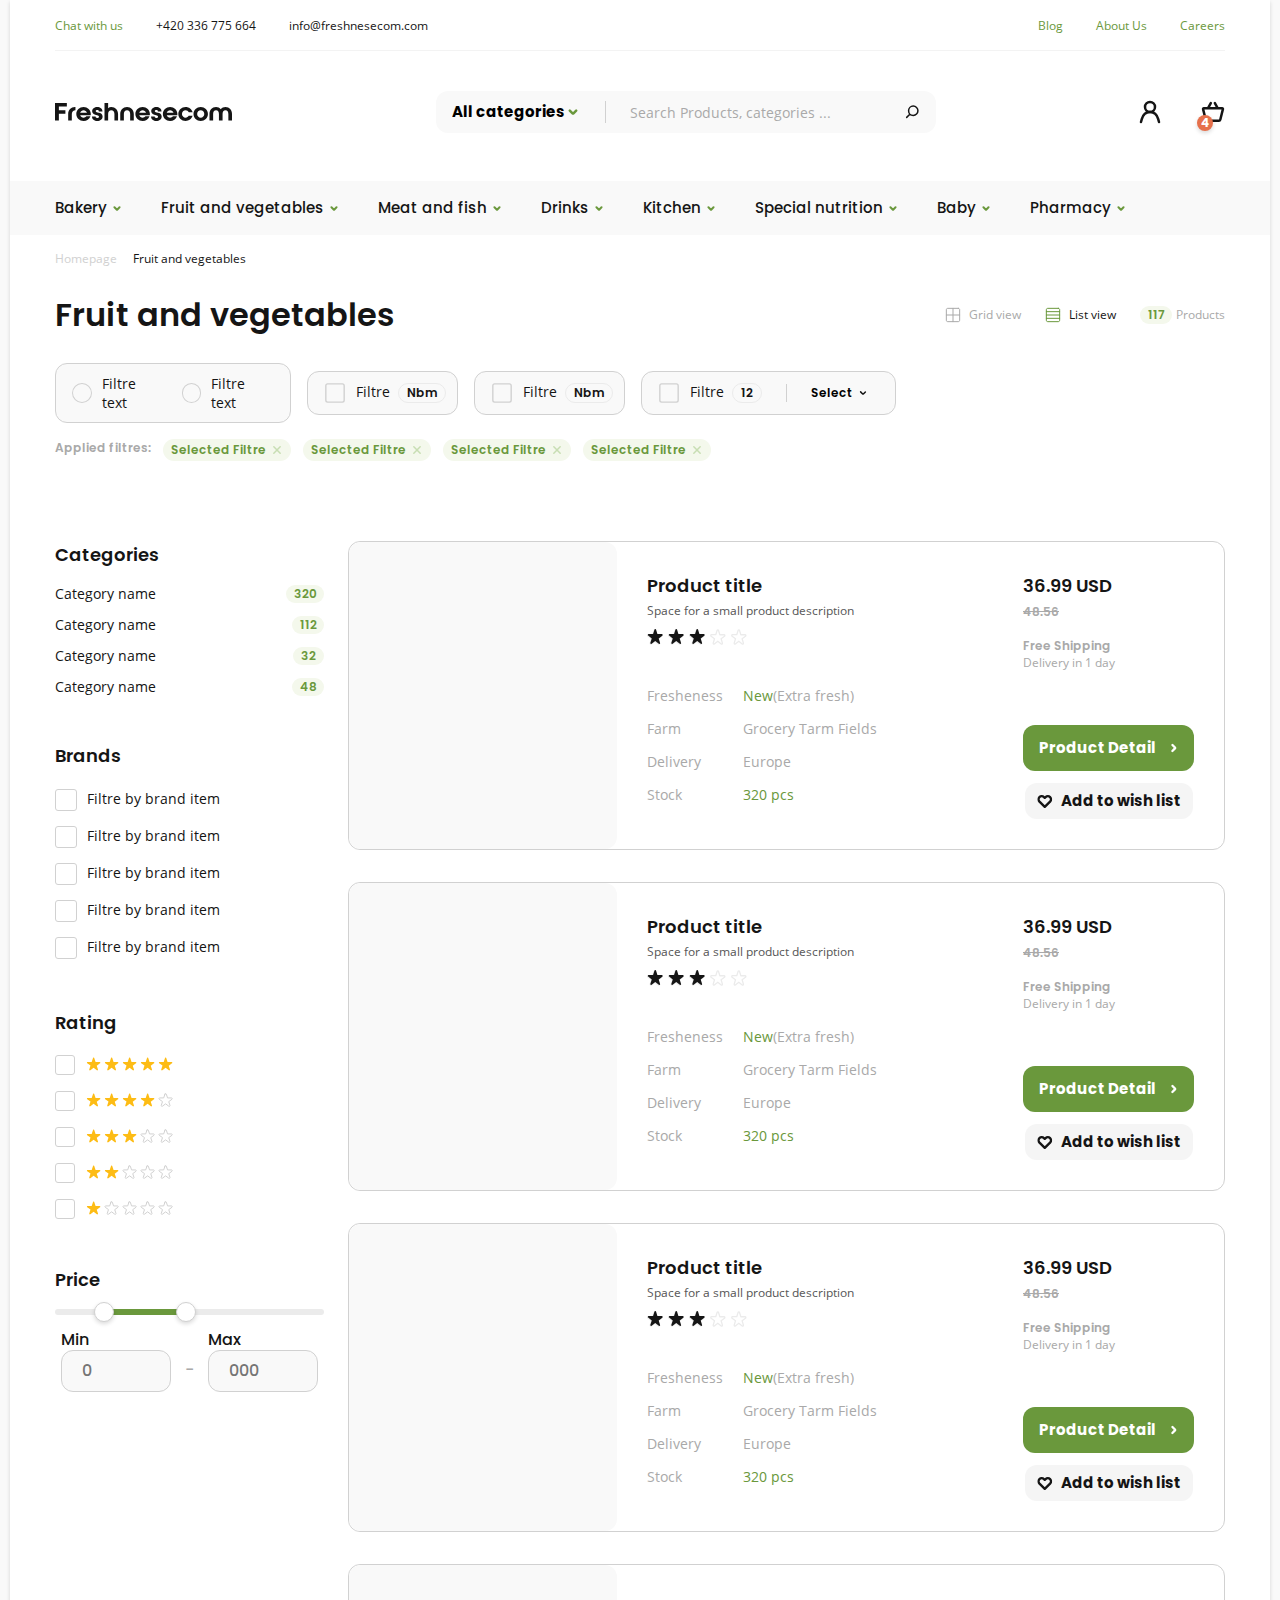
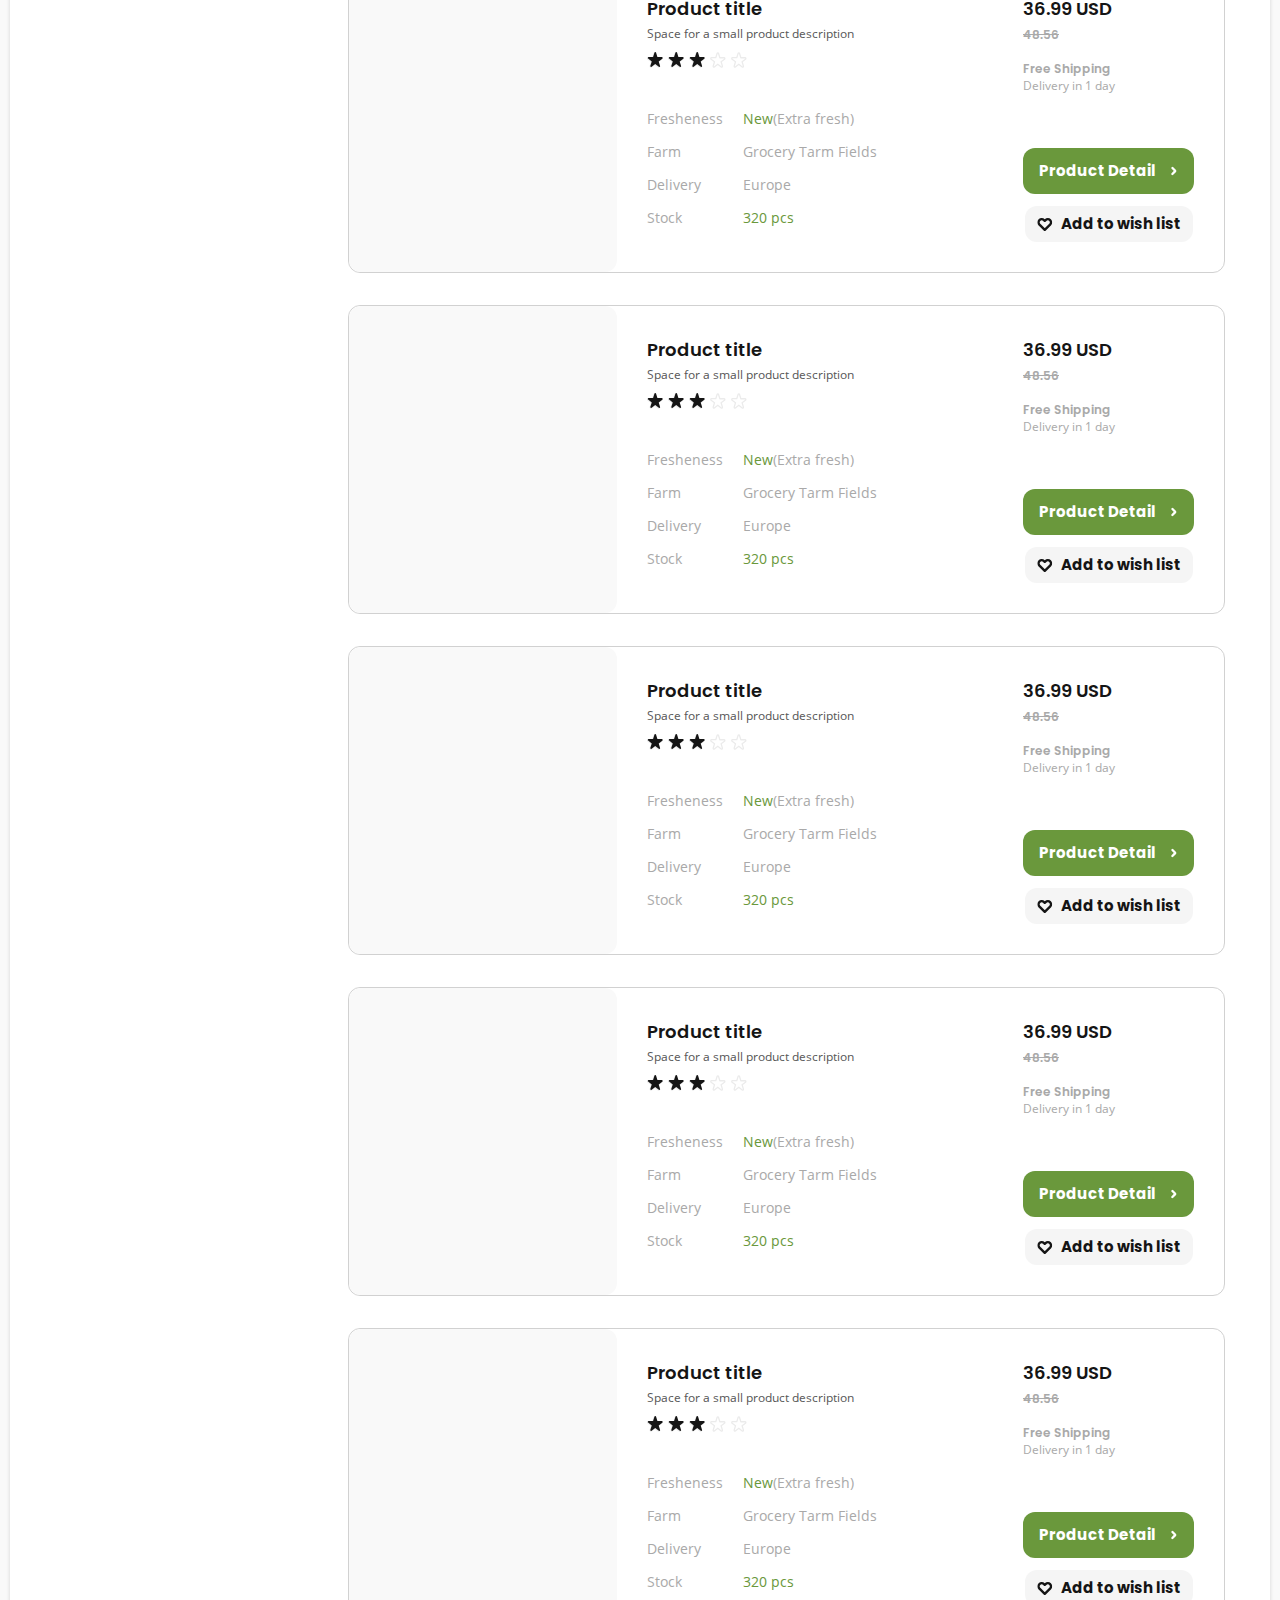
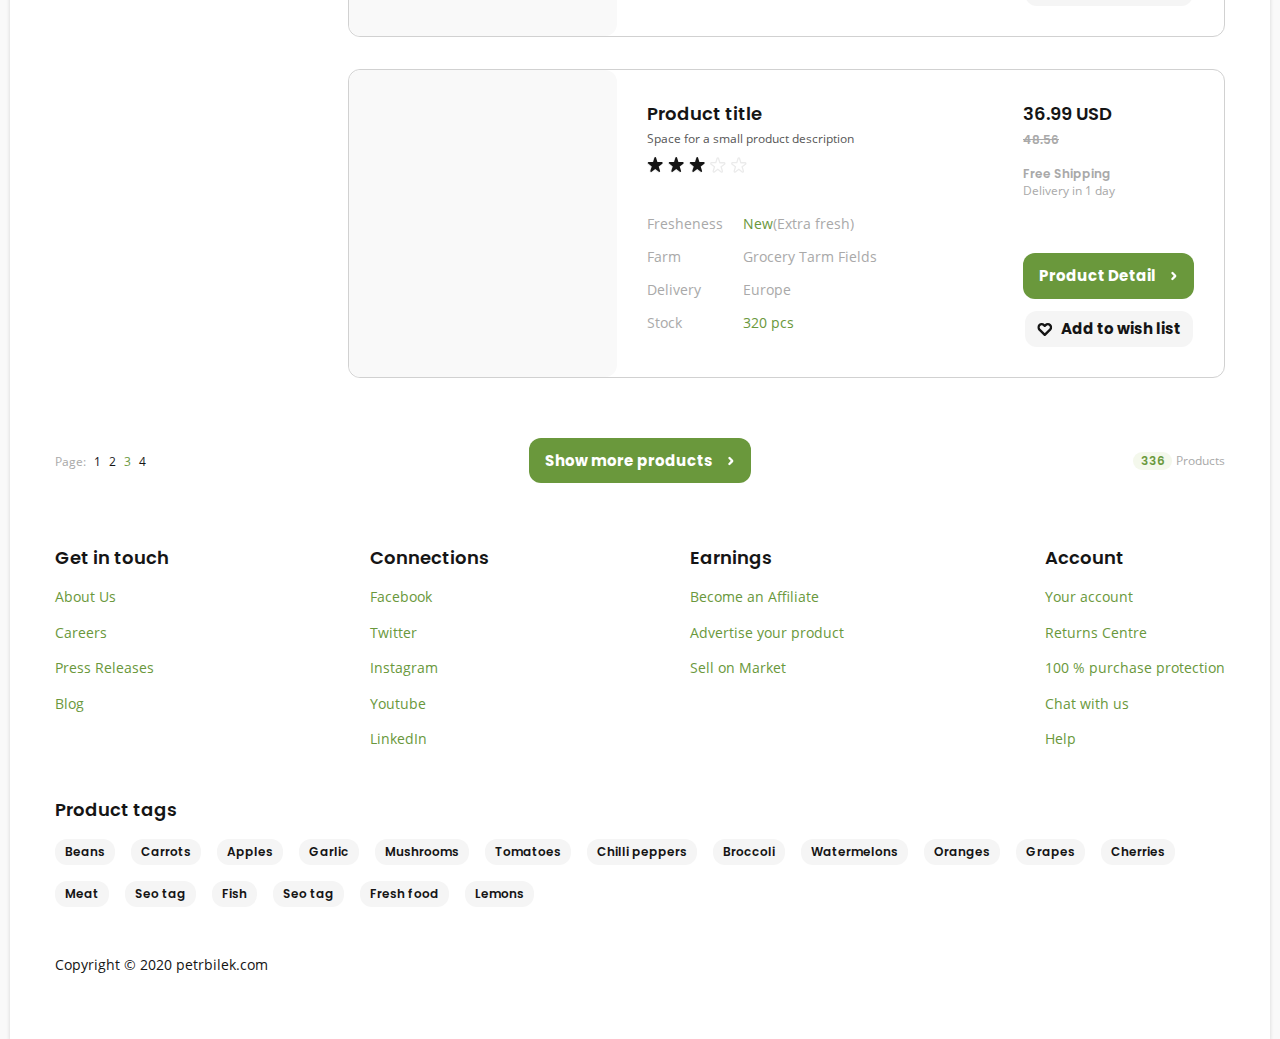
<file: catigory.html>
<!DOCTYPE html>
<html lang="en">

<head>
  <meta charset="UTF-8">
  <meta http-equiv="X-UA-Compatible" content="IE=edge">
  <meta name="viewport" content="width=device-width, initial-scale=1.0">
  <title>Freshnesecom</title>
  <link rel="stylesheet" href="css/main.min.css">
</head>

<body>

<div class="container">

<header class="site-header">
  <h1 class="visually-hidden">test</h1>
  <nav class="site-header__nav nav">

      <div class="nav__box">
          <ul class="nav__contact-list">
              <li class="nav__contact-item">
                  <a href="#" class="nav__contact-link nav__contact-link--active">Chat with us</a>
              </li>
              <li class="nav__contact-item">
                  <a href="tel:420336775664" class="nav__contact-link">+420 336 775 664</a>
              </li>
              <li class="nav__contact-item">
                  <a href="mailto:info@freshnesecom.com" class="nav__contact-link">info@freshnesecom.com</a>
              </li>
          </ul>
          <ul class="nav__list">
              <li class="nav__item">
                  <a href="#" class="nav__link">Blog</a>
              </li>
              <li class="nav__item">
                  <a href="#" class="nav__link">About Us</a>
              </li>
              <li class="nav__item">
                  <a href="#" class="nav__link">Careers</a>
              </li>
          </ul>
      </div>
  </nav>

  <section class="site-header__main header-main">
    <h2 class="visually-hidden"> test</h2>
    <a class="header-main__logo-link" href="#"><img class="header-main__logo-img" src="img/logo.svg" alt="logo"
        width="177" height="18"></a>
    <button class="header-main__mobile-search" type="button"></button>
    <div class="header-main__modal">
      <form class="header-main__form" action="https://echo.htmlacademy.ru" method="GET">
        <select class="header-main__select" name="select" style="-webkit-appearance: none;">
          <option value="All">All categories</option>
          <option value="Bakery">Bakery</option>
          <option value="Fruit and vegetables">Fruit and vegetables</option>
          <option value="Meat and fish">Meat and fish</option>
          <option value="Drinks">Drinks</option>
          <option value="Kitchen">Kitchen</option>
          <option value="selSpecialect">Special nutrition</option>
          <option value="Baby">Baby</option>
          <option value="Pharmacy">Pharmacy</option>
        </select>
        <input class="header-main__field" type="search" name="search" placeholder="Search Products, categories ..."
          required>
        <button class="header-main__search" type="submit"></button>
      </form>
    </div>
    <a class="header-main__account" href="#">
      <svg class="header-main__account-svg" width="22" height="24" fill="none" xmlns="http://www.w3.org/2000/svg">
        <path d="M2 22l.79-2.88c2.61-9.5 13.81-9.5 16.42 0L20 22" stroke-width="2.5" stroke-linecap="round"
          stroke-linejoin="round" />
        <path d="M11 11.98a5 5 0 100-10 5 5 0 000 10z" stroke-width="2.5" stroke-linecap="round"
          stroke-linejoin="bevel" />
      </svg>
    </a>
    <a class="header-main__cart" href="#">
      <svg class="header-main__cart-svg" width="24" height="22" fill="none" xmlns="http://www.w3.org/2000/svg">
        <path
          d="M17.89 19.85H6.11a1.42 1.42 0 01-1.38-1.08L2.08 8.16a.7.7 0 01.68-.87h18.48a.7.7 0 01.68.87l-2.65 10.61a1.42 1.42 0 01-1.38 1.08v0zM9.8 2.15L6.9 7.29M13.88 2.15l2.91 5.14"
          stroke-width="2.5" stroke-linecap="round" stroke-linejoin="round" />
      </svg>
      <span class="header-main__cart-number">4</span>
    </a>
  </section>

  <section class="site-header__menu header-menu">
    <h2 class="visually-hidden">test</h2>
    <button class="header-menu__link" type="button">
      <svg class="header-menu__svg" width="24" height="20">
        <path fill-rule="evenodd" clip-rule="evenodd" d="M0 0h24v2H0V0zm0 8h24v2H0V8zm24 8H0v2h24v-2z"
          fill="151515" />
      </svg>
    </button>
  <div class="header-menu__box">
  <ul class="header-menu__list">
      <li class="header-menu__item menu-dropdown">
          <a class="menu-dropdown__active" href="#">Bakery</a>
          <ul class="menu-dropdown__list">
              <li class="menu-dropdown__item">
                  <a class="menu-dropdown__link" href="#">one</a>
              </li>
              <li class="menu-dropdown__item">
                  <a class="menu-dropdown__link" href="#">two</a>
              </li>
              <li class="menu-dropdown__item">
                  <a class="menu-dropdown__link" href="#">three</a>
              </li>
          </ul>
      </li>
      <li class="header-menu__item menu-dropdown">
          <a class="menu-dropdown__active" href="#">Fruit and vegetables</a>
          <ul class="menu-dropdown__list">
              <li class="menu-dropdown__item">
                  <a class="menu-dropdown__link" href="#">one</a>
              </li>
              <li class="menu-dropdown__item">
                  <a class="menu-dropdown__link" href="#">two</a>
              </li>
              <li class="menu-dropdown__item">
                  <a class="menu-dropdown__link" href="#">three</a>
              </li>
          </ul>
      </li>
      <li class="header-menu__item menu-dropdown">
          <a class="menu-dropdown__active" href="#">Meat and fish</a>
          <ul class="menu-dropdown__list">
              <li class="menu-dropdown__item">
                  <a class="menu-dropdown__link" href="#">one</a>
              </li>
              <li class="menu-dropdown__item">
                  <a class="menu-dropdown__link" href="#">two</a>
              </li>
              <li class="menu-dropdown__item">
                  <a class="menu-dropdown__link" href="#">three</a>
              </li>
          </ul>
      </li>
      <li class="header-menu__item menu-dropdown">
          <a class="menu-dropdown__active" href="#">Drinks</a>
          <ul class="menu-dropdown__list">
              <li class="menu-dropdown__item">
                  <a class="menu-dropdown__link" href="#">one</a>
              </li>
              <li class="menu-dropdown__item">
                  <a class="menu-dropdown__link" href="#">two</a>
              </li>
              <li class="menu-dropdown__item">
                  <a class="menu-dropdown__link" href="#">three</a>
              </li>
          </ul>
      </li>
      <li class="header-menu__item menu-dropdown">
          <a class="menu-dropdown__active" href="#">Kitchen</a>
          <ul class="menu-dropdown__list">
              <li class="menu-dropdown__item">
                  <a class="menu-dropdown__link" href="#">one</a>
              </li>
              <li class="menu-dropdown__item">
                  <a class="menu-dropdown__link" href="#">two</a>
              </li>
              <li class="menu-dropdown__item">
                  <a class="menu-dropdown__link" href="#">three</a>
              </li>
          </ul>
      </li>
      <li class="header-menu__item menu-dropdown">
          <a class="menu-dropdown__active" href="#">Special nutrition</a>
          <ul class="menu-dropdown__list">
              <li class="menu-dropdown__item">
                  <a class="menu-dropdown__link" href="#">one</a>
              </li>
              <li class="menu-dropdown__item">
                  <a class="menu-dropdown__link" href="#">two</a>
              </li>
              <li class="menu-dropdown__item">
                  <a class="menu-dropdown__link" href="#">three</a>
              </li>
          </ul>
      </li>
      <li class="header-menu__item menu-dropdown">
          <a class="menu-dropdown__active" href="#">Baby</a>
          <ul class="menu-dropdown__list">
              <li class="menu-dropdown__item">
                  <a class="menu-dropdown__link" href="#">one</a>
              </li>
              <li class="menu-dropdown__item">
                  <a class="menu-dropdown__link" href="#">two</a>
              </li>
              <li class="menu-dropdown__item">
                  <a class="menu-dropdown__link" href="#">three</a>
              </li>
          </ul>
      </li>
      <li class="header-menu__item menu-dropdown">
          <a class="menu-dropdown__active" href="#">Pharmacy</a>
          <ul class="menu-dropdown__list">
              <li class="menu-dropdown__item">
                  <a class="menu-dropdown__link" href="#">one</a>
              </li>
              <li class="menu-dropdown__item">
                  <a class="menu-dropdown__link" href="#">two</a>
              </li>
              <li class="menu-dropdown__item">
                  <a class="menu-dropdown__link" href="#">three</a>
              </li>
          </ul>
      </li>
  </ul>
</div>
  </section>
</header>

<main class="site-main">
  <div class="site-main index-catigory">
    <a class="index-catigory__link" href="index.html">Homepage</a>

    <a class="index-catigory__link index-catigory__link--active" href="catigory.html">Fruit and vegetables</a>
  </div>

<section class="manage">
  <h2 class="manage__title">Fruit and vegetables</h2>

<ul class="manage__list">
    <li class="manage__item">
        <button class="manage__button manage__button--grid"><svg width="16" height="16" viewBox="0 0 16 16" fill="currentcolor" xmlns="http://www.w3.org/2000/svg">
          <path d="M13.333 1.33331H2.66634C1.92996 1.33331 1.33301 1.93027 1.33301 2.66665V13.3333C1.33301 14.0697 1.92996 14.6666 2.66634 14.6666H13.333C14.0694 14.6666 14.6663 14.0697 14.6663 13.3333V2.66665C14.6663 1.93027 14.0694 1.33331 13.333 1.33331Z" stroke="" stroke-linecap="round" stroke-linejoin="round"/>
          <path d="M1.33301 8H14.6663" stroke="" stroke-linecap="round" stroke-linejoin="round"/>
          <path d="M8 1.33331V14.6666" stroke="" stroke-linecap="round" stroke-linejoin="round"/>
          </svg>
          Grid view</button>
    </li>
    <li class="manage__item">
        <button class="manage__button manage__button--active manage__button--list">
          <svg width="16" height="16" viewBox="0 0 16 16" fill="currentcolor" xmlns="http://www.w3.org/2000/svg">
            <path d="M13.333 1.33331H2.66634C1.92996 1.33331 1.33301 1.93027 1.33301 2.66665V13.3333C1.33301 14.0697 1.92996 14.6666 2.66634 14.6666H13.333C14.0694 14.6666 14.6663 14.0697 14.6663 13.3333V2.66665C14.6663 1.93027 14.0694 1.33331 13.333 1.33331Z" stroke="" stroke-linecap="round" stroke-linejoin="round"/>
            <path d="M1.33301 4.66663H14.6663" stroke="" stroke-linecap="round" stroke-linejoin="round"/>
            <path d="M1.33301 8H14.6663" stroke="" stroke-linecap="round" stroke-linejoin="round"/>
            <path d="M1.33301 11.3333H14.6663" stroke="" stroke-linecap="round" stroke-linejoin="round"/>
            </svg>
            List view</button>
    </li>
    <li class="manage__item">
        <button class="manage__button manage__product-button">Products</button>
    </li>
</ul>
</section>

<section class="filtre form">

  <div class="filtre__box">

    <h2 class="visually-hidden">test</h2>

    <form class="filtre__form" action="https://echo.htmlacademy.ru" method="GET">
      <div class="filtre__text-box">
        <label for="text" class="filtre__lebel">
        <input class="filtre__radio visually-hidden" type="radio" name="text"  id="text" value="text">
        <span class="form__radio-span">Filtre text</span>
      </label>

      <label for="filtre" class="filtre__lebel">
        <input class="filtre__radio visually-hidden" type="radio" name="text"  id="filtre" value="text">
        <span class="form__radio-span">Filtre text</span>
      </label>

      </div>
      <div class="filtre__nbm-box">
        <label  class="filtre__lebel">
        <input class="filtre__chechbox visually-hidden" type="checkbox" name="filtre-nbm"  >
        <span class="filtre__label-span">Filtre</span>
        </label>
        <span class="filtre__nbm-span">Nbm</span>
      </div>
      <div class="filtre__nbm-box">
        <label  class="filtre__lebel">
        <input class="filtre__chechbox visually-hidden" type="checkbox" name="filtre-nbm-second"  >
        <span class="filtre__label-span">Filtre</span></label>
        <span class="filtre__nbm-span">Nbm</span>
      </div>
      <div class="filtre__nbm-box filtre__select-box">
        <label class="filtre__lebel">
        <input class="filtre__chechbox visually-hidden" type="checkbox" name="filtre-select" >
        <span class="filtre__label-span">Filtre</span></label>
        <span class="filtre__nbm-span filtre__number-span">12</span>
        <div class="filtre__select-div">
          <select class="filtre__select" name="select" style="-webkit-appearance: none;">
            <option value="select">Select</option>
            <option value="test">test</option>
            <option value="test">test</option>
            <option value="test">test</option>
            <option value="test">test</option>
            <option value="test">test</option>
            <option value="test">test</option>
            <option value="test">test</option>
            <option value="test">test</option>
            <option value="test">test</option>
            <option value="test">test</option>
            <option value="test">test</option>
            <option value="test">test</option>
          </select>
        </div>
      </div>
    </form>

  <div class="filtre__list-box">
    <h3 class="filtre__title"> Applied filtres:</h3>

    <ul class="filtre__list">
      <li class="filtre__item-first">
          <span class="filtre__list-span">Selected Filtre
            <button class="filtre__list-button"></button>
          </span>
      </li>
      <li class="filtre__item-second">
          <span class="filtre__list-span">Selected Filtre
            <button class="filtre__list-button"></button>
          </span>
      </li>
      <li class="filtre__item">
          <span class="filtre__list-span">Selected Filtre
            <button class="filtre__list-button"></button>
          </span>
      </li>
      <li class="filtre__item">
          <span class="filtre__list-span">Selected Filtre
            <button class="filtre__list-button"></button>
          </span>
      </li>

    </ul>
  </div>

</div>

</section>

<section class="hero">
  <h2 class="visually-hidden">test</h2>

  <div class="hero__box">
    <button class="hero__button"></button>

<section class="hero-left ">

  <h2 class="visually-hidden">test</h2>



  <form class="" action="https://echo.htmlacademy.ru" method="GET">

    <div class="hero-left__box">

<section class="category-left">

  <div class="category-left__box">

    <h3 class="category-left__title">Categories</h3>

    <ul class="category-left__list">
      <li class="category-left__item">
          <a href="#" class="category-left__link category-left__link-first">Category name</a>
      </li>
      <li class="category-left__item">
          <a href="#" class="category-left__link category-left__link-second">Category name</a>
      </li>
      <li class="category-left__item">
          <a href="#" class="category-left__link category-left__link-third">Category name</a>
      </li>
      <li class="category-left__item ">
          <a href="#" class="category-left__link category-left__link-forth">Category name</a>
      </li>
    </ul>

  </div>

</section>

<section class="brand-left">

  <div class="brand-left__box">

    <h3 class="brand-left__title">Brands</h3>
        <ul class="brand-left__list">
          <li class="brand-left__item">
            <label class="brand-left__label">
              <input type="checkbox" name="brand-checkbox"  class="visually-hidden brand-left__input">
              <span class="brand-left__span">Filtre by brand item</span>
            </label>
          </li>
          <li class="brand-left__item">
            <label  class="brand-left__label">
              <input type="checkbox" name="brand-checkbox"  class="visually-hidden brand-left__input">
              <span class="brand-left__span">Filtre by brand item</span>
            </label>
          </li>
          <li class="brand-left__item">
            <label  class="brand-left__label">
              <input type="checkbox" name="brand-checkbox"  class="visually-hidden brand-left__input">
              <span class="brand-left__span">Filtre by brand item</span>
            </label>
          </li>
          <li class="brand-left__item">
            <label class="brand-left__label">
              <input type="checkbox" name="brand-checkbox" class="visually-hidden brand-left__input">
              <span class="brand-left__span">Filtre by brand item</span>
            </label>
          </li>
          <li class="brand-left__item">
            <label class="brand-left__label">
              <input type="checkbox" name="brand-checkbox" class="visually-hidden brand-left__input">
              <span class="brand-left__span">Filtre by brand item</span>
            </label>
          </li>
        </ul>
      </div>

    </section>

    <section class="rating-left rating brand brand-left">

      <div class="rating-left__box">

        <h3 class="brand-left__title rating-left__title">Rating</h3>

        <label class="rating__brand">
          <input class="rating__brand-field" type="checkbox" name="Rating1">
          <span class="rating__box-check"></span>
          <img class="rating__rating-img" src="img/star-five.svg" alt="stars">
        </label>
        <label class="rating__brand">
          <input class="rating__brand-field" type="checkbox" name="Rating2">
          <span class="rating__box-check"></span>
          <img class="rating__rating-img" src="img/star-four.svg" alt="stars">
        </label>
        <label class="rating__brand">
          <input class="rating__brand-field" type="checkbox" name="Rating3">
          <span class="rating__box-check"></span>
          <img class="rating__rating-img" src="img/star-three.svg" alt="stars">
        </label>
        <label class="rating__brand">
          <input class="rating__brand-field" type="checkbox" name="Rating4">
          <span class="rating__box-check"></span>
          <img class="rating__rating-img" src="img/star-two.svg" alt="stars">
        </label>
        <label class="rating__brand">
          <input class="rating__brand-field" type="checkbox" name="Rating5">
          <span class="rating__box-check"></span>
          <img class="rating__rating-img" src="img/star-one.svg" alt="stars">
        </label>


      </div>

    </section>

    <section class="price-left brand-left">

      <div class="price-left__box">

        <h3 class="brand-left__title price-left__title">Price</h3>

        <div class="price-left__range">
          <div class="price-left__range-inner">
            <button class="price-left__range-btn price-left__range-btn--left" type="button"
              aria-label="Range button"></button>
            <button class="price-left__range-btn price-left__range-btn--right" type="button"
              aria-label="Range button"></button>
          </div>
        </div>

        <div class="price-left__input-box">

            <label class="price-left__max">
              Min
              <input class="price-left__min" type="number" name="min" placeholder="0" min="1">
            </label>
            <span class="price-left__line">-</span>
            <label class="price-left__max">
              Max
              <input class="price-left__min" type="number" name="min" placeholder="000" min="1">
            </label>
        </div>

      </div>

    </section>
  </div>

  </form>


</section>

<section class="hero-right">

<h2 class="visually-hidden">test</h2>
  <div class="hero-right__box">

<section class="products product">

  <div class="products__box">

    <ul class="products__list">
      <li class="products__item">
        <div class="product__box">
          <div class="product__center-box">
            <h3 class="product__heading">Product title</h3>
            <p class="product__content">Space for a small product description
            </p>
            <div class="product__stars">
              <div class="product__stars-empty">
                <img class="product__empty" src="./img/star-empty.svg"
                alt="" width="16" height="16">
                <img class="product__empty" src="./img/star-empty.svg"
                alt="" width="16" height="16">
                <img class="product__empty" src="./img/star-empty.svg"
                alt="" width="16" height="16">
                <img class="product__empty" src="./img/star-empty.svg"
                alt="" width="16" height="16">
                <img class="product__empty" src="./img/star-empty.svg"
                alt="" width="16" height="16">
              </div>

              <div class="product__stars-full" style="width: 25%;">
                <img class="product__full" src="./img/star-full.svg"
                alt="" width="16" height="16">
                <img class="product__full" src="./img/star-full.svg"
                alt="" width="16" height="16">
                <img class="product__full" src="./img/star-full.svg"
                alt="" width="16" height="16">
                <img class="product__full" src="./img/star-full.svg"
                alt="" width="16" height="16">
                <img class="product__full" src="./img/star-full.svg"
                alt="" width="16" height="16">
              </div>
            </div>
            <ul class="product__list">
              <li class="product__item">
                <p class="product__text">Fresheness</p>
                <p class="product__text">Farm</p>
                <p class="product__text">Delivery</p>
                <p class="product__text">Stock</p>
              </li>
              <li class="product__item">
                <p class="product__text">
                  <span>New</span>(Extra fresh)</p>
                <p class="product__text">Grocery Tarm Fields</p>
                <p class="product__text">Europe</p>
                <p class="product__text"> <span>320 pcs</span></p>
              </li>
            </ul>
          </div>
          <div class="product__right-box">
            <div class="product__price-box">
              <h4 class="product__title-price">36.99 USD</h4>
              <p class="product__text-price">48.56</p>
          </div>
            <p class="product__text-shipping">Free Shipping</p>
            <p class="product__text-delivery">Delivery in 1 day</p>
            <div class="product__link-box">
              <a href="detail.html" class="product__button">Product Detail</a>
              <a href="#" class="product__link">Add to wish list</a>
              <a href="form.html" class="product__button product__buy">Buy now</a>
            </div>
          </div>
        </div>
      </li>
      <li class="products__item">
        <div class="product__box">
          <div class="product__center-box">
            <h3 class="product__heading">Product title</h3>
            <p class="product__content">Space for a small product description
            </p>
            <div class="product__stars">
              <div class="product__stars-empty">
                <img class="product__empty" src="./img/star-empty.svg"
                alt="" width="16" height="16">
                <img class="product__empty" src="./img/star-empty.svg"
                alt="" width="16" height="16">
                <img class="product__empty" src="./img/star-empty.svg"
                alt="" width="16" height="16">
                <img class="product__empty" src="./img/star-empty.svg"
                alt="" width="16" height="16">
                <img class="product__empty" src="./img/star-empty.svg"
                alt="" width="16" height="16">
              </div>

              <div class="product__stars-full" style="width: 25%;">
                <img class="product__full" src="./img/star-full.svg"
                alt="" width="16" height="16">
                <img class="product__full" src="./img/star-full.svg"
                alt="" width="16" height="16">
                <img class="product__full" src="./img/star-full.svg"
                alt="" width="16" height="16">
                <img class="product__full" src="./img/star-full.svg"
                alt="" width="16" height="16">
                <img class="product__full" src="./img/star-full.svg"
                alt="" width="16" height="16">
              </div>
            </div>
            <ul class="product__list">
              <li class="product__item">
                <p class="product__text">Fresheness</p>
                <p class="product__text">Farm</p>
                <p class="product__text">Delivery</p>
                <p class="product__text">Stock</p>
              </li>
              <li class="product__item">
                <p class="product__text">
                  <span>New</span>(Extra fresh)</p>
                <p class="product__text">Grocery Tarm Fields</p>
                <p class="product__text">Europe</p>
                <p class="product__text"> <span>320 pcs</span></p>
              </li>
            </ul>
          </div>
          <div class="product__right-box">
            <div class="product__price-box">
              <h4 class="product__title-price">36.99 USD</h4>
              <p class="product__text-price">48.56</p>
          </div>
            <p class="product__text-shipping">Free Shipping</p>
            <p class="product__text-delivery">Delivery in 1 day</p>
            <div class="product__link-box">
              <a href="detail.html" class="product__button">Product Detail</a>
              <a href="#" class="product__link">Add to wish list</a>
              <a href="form.html" class="product__button product__buy">Buy now</a>
            </div>
          </div>
        </div>
      </li>
      <li class="products__item">
        <div class="product__box">
          <div class="product__center-box">
            <h3 class="product__heading">Product title</h3>
            <p class="product__content">Space for a small product description
            </p>
            <div class="product__stars">
              <div class="product__stars-empty">
                <img class="product__empty" src="./img/star-empty.svg"
                alt="" width="16" height="16">
                <img class="product__empty" src="./img/star-empty.svg"
                alt="" width="16" height="16">
                <img class="product__empty" src="./img/star-empty.svg"
                alt="" width="16" height="16">
                <img class="product__empty" src="./img/star-empty.svg"
                alt="" width="16" height="16">
                <img class="product__empty" src="./img/star-empty.svg"
                alt="" width="16" height="16">
              </div>

              <div class="product__stars-full" style="width: 25%;">
                <img class="product__full" src="./img/star-full.svg"
                alt="" width="16" height="16">
                <img class="product__full" src="./img/star-full.svg"
                alt="" width="16" height="16">
                <img class="product__full" src="./img/star-full.svg"
                alt="" width="16" height="16">
                <img class="product__full" src="./img/star-full.svg"
                alt="" width="16" height="16">
                <img class="product__full" src="./img/star-full.svg"
                alt="" width="16" height="16">
              </div>
            </div>
            <ul class="product__list">
              <li class="product__item">
                <p class="product__text">Fresheness</p>
                <p class="product__text">Farm</p>
                <p class="product__text">Delivery</p>
                <p class="product__text">Stock</p>
              </li>
              <li class="product__item">
                <p class="product__text">
                  <span>New</span>(Extra fresh)</p>
                <p class="product__text">Grocery Tarm Fields</p>
                <p class="product__text">Europe</p>
                <p class="product__text"> <span>320 pcs</span></p>
              </li>
            </ul>
          </div>
          <div class="product__right-box">
            <div class="product__price-box">
              <h4 class="product__title-price">36.99 USD</h4>
              <p class="product__text-price">48.56</p>
          </div>
            <p class="product__text-shipping">Free Shipping</p>
            <p class="product__text-delivery">Delivery in 1 day</p>
            <div class="product__link-box">
              <a href="detail.html" class="product__button">Product Detail</a>
              <a href="#" class="product__link">Add to wish list</a>
              <a href="form.html" class="product__button product__buy">Buy now</a>
            </div>
          </div>
        </div>
      </li>
      <li class="products__item">
        <div class="product__box">
          <div class="product__center-box">
            <h3 class="product__heading">Product title</h3>
            <p class="product__content">Space for a small product description
            </p>
            <div class="product__stars">
              <div class="product__stars-empty">
                <img class="product__empty" src="./img/star-empty.svg"
                alt="" width="16" height="16">
                <img class="product__empty" src="./img/star-empty.svg"
                alt="" width="16" height="16">
                <img class="product__empty" src="./img/star-empty.svg"
                alt="" width="16" height="16">
                <img class="product__empty" src="./img/star-empty.svg"
                alt="" width="16" height="16">
                <img class="product__empty" src="./img/star-empty.svg"
                alt="" width="16" height="16">
              </div>

              <div class="product__stars-full" style="width: 25%;">
                <img class="product__full" src="./img/star-full.svg"
                alt="" width="16" height="16">
                <img class="product__full" src="./img/star-full.svg"
                alt="" width="16" height="16">
                <img class="product__full" src="./img/star-full.svg"
                alt="" width="16" height="16">
                <img class="product__full" src="./img/star-full.svg"
                alt="" width="16" height="16">
                <img class="product__full" src="./img/star-full.svg"
                alt="" width="16" height="16">
              </div>
            </div>
            <ul class="product__list">
              <li class="product__item">
                <p class="product__text">Fresheness</p>
                <p class="product__text">Farm</p>
                <p class="product__text">Delivery</p>
                <p class="product__text">Stock</p>
              </li>
              <li class="product__item">
                <p class="product__text">
                  <span>New</span>(Extra fresh)</p>
                <p class="product__text">Grocery Tarm Fields</p>
                <p class="product__text">Europe</p>
                <p class="product__text"> <span>320 pcs</span></p>
              </li>
            </ul>
          </div>
          <div class="product__right-box">
            <div class="product__price-box">
              <h4 class="product__title-price">36.99 USD</h4>
              <p class="product__text-price">48.56</p>
          </div>
            <p class="product__text-shipping">Free Shipping</p>
            <p class="product__text-delivery">Delivery in 1 day</p>
            <div class="product__link-box">
              <a href="detail.html" class="product__button">Product Detail</a>
              <a href="#" class="product__link">Add to wish list</a>
              <a href="form.html" class="product__button product__buy">Buy now</a>
            </div>
          </div>
        </div>
      </li>
      <li class="products__item">
        <div class="product__box">
          <div class="product__center-box">
            <h3 class="product__heading">Product title</h3>
            <p class="product__content">Space for a small product description
            </p>
            <div class="product__stars">
              <div class="product__stars-empty">
                <img class="product__empty" src="./img/star-empty.svg"
                alt="" width="16" height="16">
                <img class="product__empty" src="./img/star-empty.svg"
                alt="" width="16" height="16">
                <img class="product__empty" src="./img/star-empty.svg"
                alt="" width="16" height="16">
                <img class="product__empty" src="./img/star-empty.svg"
                alt="" width="16" height="16">
                <img class="product__empty" src="./img/star-empty.svg"
                alt="" width="16" height="16">
              </div>

              <div class="product__stars-full" style="width: 25%;">
                <img class="product__full" src="./img/star-full.svg"
                alt="" width="16" height="16">
                <img class="product__full" src="./img/star-full.svg"
                alt="" width="16" height="16">
                <img class="product__full" src="./img/star-full.svg"
                alt="" width="16" height="16">
                <img class="product__full" src="./img/star-full.svg"
                alt="" width="16" height="16">
                <img class="product__full" src="./img/star-full.svg"
                alt="" width="16" height="16">
              </div>
            </div>
            <ul class="product__list">
              <li class="product__item">
                <p class="product__text">Fresheness</p>
                <p class="product__text">Farm</p>
                <p class="product__text">Delivery</p>
                <p class="product__text">Stock</p>
              </li>
              <li class="product__item">
                <p class="product__text">
                  <span>New</span>(Extra fresh)</p>
                <p class="product__text">Grocery Tarm Fields</p>
                <p class="product__text">Europe</p>
                <p class="product__text"> <span>320 pcs</span></p>
              </li>
            </ul>
          </div>
          <div class="product__right-box">
            <div class="product__price-box">
              <h4 class="product__title-price">36.99 USD</h4>
              <p class="product__text-price">48.56</p>
          </div>
            <p class="product__text-shipping">Free Shipping</p>
            <p class="product__text-delivery">Delivery in 1 day</p>
            <div class="product__link-box">
              <a href="detail.html" class="product__button">Product Detail</a>
              <a href="#" class="product__link">Add to wish list</a>
              <a href="form.html" class="product__button product__buy">Buy now</a>
            </div>
          </div>
        </div>
      </li>
      <li class="products__item">
        <div class="product__box">
          <div class="product__center-box">
            <h3 class="product__heading">Product title</h3>
            <p class="product__content">Space for a small product description
            </p>
            <div class="product__stars">
              <div class="product__stars-empty">
                <img class="product__empty" src="./img/star-empty.svg"
                alt="" width="16" height="16">
                <img class="product__empty" src="./img/star-empty.svg"
                alt="" width="16" height="16">
                <img class="product__empty" src="./img/star-empty.svg"
                alt="" width="16" height="16">
                <img class="product__empty" src="./img/star-empty.svg"
                alt="" width="16" height="16">
                <img class="product__empty" src="./img/star-empty.svg"
                alt="" width="16" height="16">
              </div>

              <div class="product__stars-full" style="width: 25%;">
                <img class="product__full" src="./img/star-full.svg"
                alt="" width="16" height="16">
                <img class="product__full" src="./img/star-full.svg"
                alt="" width="16" height="16">
                <img class="product__full" src="./img/star-full.svg"
                alt="" width="16" height="16">
                <img class="product__full" src="./img/star-full.svg"
                alt="" width="16" height="16">
                <img class="product__full" src="./img/star-full.svg"
                alt="" width="16" height="16">
              </div>
            </div>
            <ul class="product__list">
              <li class="product__item">
                <p class="product__text">Fresheness</p>
                <p class="product__text">Farm</p>
                <p class="product__text">Delivery</p>
                <p class="product__text">Stock</p>
              </li>
              <li class="product__item">
                <p class="product__text">
                  <span>New</span>(Extra fresh)</p>
                <p class="product__text">Grocery Tarm Fields</p>
                <p class="product__text">Europe</p>
                <p class="product__text"> <span>320 pcs</span></p>
              </li>
            </ul>
          </div>
          <div class="product__right-box">
            <div class="product__price-box">
              <h4 class="product__title-price">36.99 USD</h4>
              <p class="product__text-price">48.56</p>
          </div>
            <p class="product__text-shipping">Free Shipping</p>
            <p class="product__text-delivery">Delivery in 1 day</p>
            <div class="product__link-box">
              <a href="detail.html" class="product__button">Product Detail</a>
              <a href="#" class="product__link">Add to wish list</a>
              <a href="form.html" class="product__button product__buy">Buy now</a>
            </div>
          </div>
        </div>
      </li>
      <li class="products__item">
        <div class="product__box">
          <div class="product__center-box">
            <h3 class="product__heading">Product title</h3>
            <p class="product__content">Space for a small product description
            </p>
            <div class="product__stars">
              <div class="product__stars-empty">
                <img class="product__empty" src="./img/star-empty.svg"
                alt="" width="16" height="16">
                <img class="product__empty" src="./img/star-empty.svg"
                alt="" width="16" height="16">
                <img class="product__empty" src="./img/star-empty.svg"
                alt="" width="16" height="16">
                <img class="product__empty" src="./img/star-empty.svg"
                alt="" width="16" height="16">
                <img class="product__empty" src="./img/star-empty.svg"
                alt="" width="16" height="16">
              </div>

              <div class="product__stars-full" style="width: 25%;">
                <img class="product__full" src="./img/star-full.svg"
                alt="" width="16" height="16">
                <img class="product__full" src="./img/star-full.svg"
                alt="" width="16" height="16">
                <img class="product__full" src="./img/star-full.svg"
                alt="" width="16" height="16">
                <img class="product__full" src="./img/star-full.svg"
                alt="" width="16" height="16">
                <img class="product__full" src="./img/star-full.svg"
                alt="" width="16" height="16">
              </div>
            </div>
            <ul class="product__list">
              <li class="product__item">
                <p class="product__text">Fresheness</p>
                <p class="product__text">Farm</p>
                <p class="product__text">Delivery</p>
                <p class="product__text">Stock</p>
              </li>
              <li class="product__item">
                <p class="product__text">
                  <span>New</span>(Extra fresh)</p>
                <p class="product__text">Grocery Tarm Fields</p>
                <p class="product__text">Europe</p>
                <p class="product__text"> <span>320 pcs</span></p>
              </li>
            </ul>
          </div>
          <div class="product__right-box">
            <div class="product__price-box">
              <h4 class="product__title-price">36.99 USD</h4>
              <p class="product__text-price">48.56</p>
          </div>
            <p class="product__text-shipping">Free Shipping</p>
            <p class="product__text-delivery">Delivery in 1 day</p>
            <div class="product__link-box">
              <a href="detail.html" class="product__button">Product Detail</a>
              <a href="#" class="product__link">Add to wish list</a>
              <a href="form.html" class="product__button product__buy">Buy now</a>
            </div>
          </div>
        </div>
      </li>
      <li class="products__item">
        <div class="product__box">
          <div class="product__center-box">
            <h3 class="product__heading">Product title</h3>
            <p class="product__content">Space for a small product description
            </p>
            <div class="product__stars">
              <div class="product__stars-empty">
                <img class="product__empty" src="./img/star-empty.svg"
                alt="" width="16" height="16">
                <img class="product__empty" src="./img/star-empty.svg"
                alt="" width="16" height="16">
                <img class="product__empty" src="./img/star-empty.svg"
                alt="" width="16" height="16">
                <img class="product__empty" src="./img/star-empty.svg"
                alt="" width="16" height="16">
                <img class="product__empty" src="./img/star-empty.svg"
                alt="" width="16" height="16">
              </div>

              <div class="product__stars-full" style="width: 25%;">
                <img class="product__full" src="./img/star-full.svg"
                alt="" width="16" height="16">
                <img class="product__full" src="./img/star-full.svg"
                alt="" width="16" height="16">
                <img class="product__full" src="./img/star-full.svg"
                alt="" width="16" height="16">
                <img class="product__full" src="./img/star-full.svg"
                alt="" width="16" height="16">
                <img class="product__full" src="./img/star-full.svg"
                alt="" width="16" height="16">
              </div>
            </div>
            <ul class="product__list">
              <li class="product__item">
                <p class="product__text">Fresheness</p>
                <p class="product__text">Farm</p>
                <p class="product__text">Delivery</p>
                <p class="product__text">Stock</p>
              </li>
              <li class="product__item">
                <p class="product__text">
                  <span>New</span>(Extra fresh)</p>
                <p class="product__text">Grocery Tarm Fields</p>
                <p class="product__text">Europe</p>
                <p class="product__text"> <span>320 pcs</span></p>
              </li>
            </ul>
          </div>
          <div class="product__right-box">
            <div class="product__price-box">
              <h4 class="product__title-price">36.99 USD</h4>
              <p class="product__text-price">48.56</p>
          </div>
            <p class="product__text-shipping">Free Shipping</p>
            <p class="product__text-delivery">Delivery in 1 day</p>
            <div class="product__link-box">
              <a href="detail.html" class="product__button">Product Detail</a>
              <a href="#" class="product__link">Add to wish list</a>
              <a href="form.html" class="product__button product__buy">Buy now</a>
            </div>
          </div>
        </div>
      </li>
      <li class="products__item">
        <div class="product__box">
          <div class="product__center-box">
            <h3 class="product__heading">Product title</h3>
            <p class="product__content">Space for a small product description
            </p>
            <div class="product__stars">
              <div class="product__stars-empty">
                <img class="product__empty" src="./img/star-empty.svg"
                alt="" width="16" height="16">
                <img class="product__empty" src="./img/star-empty.svg"
                alt="" width="16" height="16">
                <img class="product__empty" src="./img/star-empty.svg"
                alt="" width="16" height="16">
                <img class="product__empty" src="./img/star-empty.svg"
                alt="" width="16" height="16">
                <img class="product__empty" src="./img/star-empty.svg"
                alt="" width="16" height="16">
              </div>

              <div class="product__stars-full" style="width: 25%;">
                <img class="product__full" src="./img/star-full.svg"
                alt="" width="16" height="16">
                <img class="product__full" src="./img/star-full.svg"
                alt="" width="16" height="16">
                <img class="product__full" src="./img/star-full.svg"
                alt="" width="16" height="16">
                <img class="product__full" src="./img/star-full.svg"
                alt="" width="16" height="16">
                <img class="product__full" src="./img/star-full.svg"
                alt="" width="16" height="16">
              </div>
            </div>
            <ul class="product__list">
              <li class="product__item">
                <p class="product__text">Fresheness</p>
                <p class="product__text">Farm</p>
                <p class="product__text">Delivery</p>
                <p class="product__text">Stock</p>
              </li>
              <li class="product__item">
                <p class="product__text">
                  <span>New</span>(Extra fresh)</p>
                <p class="product__text">Grocery Tarm Fields</p>
                <p class="product__text">Europe</p>
                <p class="product__text"> <span>320 pcs</span></p>
              </li>
            </ul>
          </div>
          <div class="product__right-box">
            <div class="product__price-box">
              <h4 class="product__title-price">36.99 USD</h4>
              <p class="product__text-price">48.56</p>
          </div>
            <p class="product__text-shipping">Free Shipping</p>
            <p class="product__text-delivery">Delivery in 1 day</p>
            <div class="product__link-box">
              <a href="detail.html" class="product__button">Product Detail</a>
              <a href="#" class="product__link">Add to wish list</a>
              <a href="form.html" class="product__button product__buy">Buy now</a>
            </div>
          </div>
        </div>
      </li>
    </ul>

  </div>

</section>

  </div>

</section>

</div>

</section>

<section class="more-products">
  <h2 class="visually-hidden">test</h2>

  <div class="more-products__box products-left products-right products-center manage product">

    <ul class="products-left__list">
      <li class="">
      <span class="products-left__span">Page:</span>
      </li>
      <li class="products-left__item">
          <a href="#" class="products-left__link">1</a>
      </li>
      <li class="products-left__item">
          <a href="#" class="products-left__link">2</a>
      </li>
      <li class="products-left__item">
          <a href="#" class="products-left__link">3</a>
      </li>
      <li class="products-left__item">
          <a href="#" class="products-left__link">4</a>
      </li>
    </ul>

    <div class="products-center__box">
      <a href="#" class="products-center__button product__button">Show more products</a>
    </div>

<div class="products-right__box">
    <button class="manage__button manage__product-button">Products</button>
</div>

  </div>


</section>

</main>

    <footer class="site-footer">
      <section class="footer-top">
        <h2 class="visually-hidden">footer</h2>

        <div class="footer-top__list-box">
          <h3 class="footer-top__title">Get in touch</h3>
          <ul class="footer-top__list">
            <li class="footer-top__item">
              <a href="#" class="footer-top__link footer-top__touch-link">About Us</a>
            </li>
            <li class="footer-top__item">
              <a href="#" class="footer-top__link">Careers</a>
            </li>
            <li class="footer-top__item">
              <a href="#" class="footer-top__link">Press Releases</a>
            </li>
            <li class="footer-top__item">
              <a href="#" class="footer-top__link">Blog</a>
            </li>
          </ul>
        </div>
        <div class="footer-top__list-box">
          <h3 class="footer-top__title">Connections</h3>
          <ul class="footer-top__list">
            <li class="footer-top__item">
              <a href="#" class="footer-top__link">Facebook</a>
            </li>
            <li class="footer-top__item">
              <a href="#" class="footer-top__link">Twitter</a>
            </li>
            <li class="footer-top__item">
              <a href="#" class="footer-top__link">Instagram</a>
            </li>
            <li class="footer-top__item">
              <a href="#" class="footer-top__link">Youtube</a>
            </li>
            <li class="footer-top__item">
              <a href="#" class="footer-top__link">LinkedIn</a>
            </li>
          </ul>
        </div>
        <div class="footer-top__list-box">
          <h3 class="footer-top__title">Earnings</h3>
          <ul class="footer-top__list ">
            <li class="footer-top__item">
              <a href="#" class="footer-top__link">Become an Affiliate</a>
            </li>
            <li class="footer-top__item">
              <a href="#" class="footer-top__link">Advertise your product</a>
            </li>
            <li class="footer-top__item">
              <a href="#" class="footer-top__link">Sell on Market</a>
            </li>
          </ul>
        </div>
        <div class="footer-top__list-box">
          <h3 class="footer-top__title">Account</h3>
          <ul class="footer-top__list">
            <li class="footer-top__item">
              <a href="#" class="footer-top__link">Your account</a>
            </li>
            <li class="footer-top__item">
              <a href="#" class="footer-top__link">Returns Centre</a>
            </li>
            <li class="footer-top__item">
              <a href="#" class="footer-top__link">100 % purchase protection</a>
            </li>
            <li class="footer-top__item">
              <a href="#" class="footer-top__link">Chat with us</a>
            </li>
            <li class="footer-top__item">
              <a href="#" class="footer-top__link">Help</a>
            </li>
          </ul>
        </div>
      </section>


      <div class="site-footer__tags footer-bottom">
        <h3 class="footer-bottom__title">
          Product tags
        </h3>
        <ul class="footer-bottom__list">
          <li class="footer-bottom__item">
            <a class="footer-bottom__link" href="#">
              Beans
            </a>
          </li>

          <li class="footer-bottom__item">
            <a class="footer-bottom__link" href="#">
              Carrots
            </a>
          </li>

          <li class="footer-bottom__item">
            <a class="footer-bottom__link" href="#">
              Apples
            </a>
          </li>

          <li class="footer-bottom__item">
            <a class="footer-bottom__link" href="#">
              Garlic
            </a>
          </li>

          <li class="footer-bottom__item">
            <a class="footer-bottom__link" href="#">
              Mushrooms
            </a>
          </li>

          <li class="footer-bottom__item">
            <a class="footer-bottom__link" href="#">
              Tomatoes
            </a>
          </li>

          <li class="footer-bottom__item">
            <a class="footer-bottom__link" href="#">
              Chilli peppers
            </a>
          </li>

          <li class="footer-bottom__item">
            <a class="footer-bottom__link" href="#">
              Broccoli
            </a>
          </li>

          <li class="footer-bottom__item">
            <a class="footer-bottom__link" href="#">
              Watermelons
            </a>
          </li>

          <li class="footer-bottom__item">
            <a class="footer-bottom__link" href="#">
              Oranges
            </a>
          </li>

          <li class="footer-bottom__item">
            <a class="footer-bottom__link" href="#">
              Grapes
            </a>
          </li>

          <li class="footer-bottom__item">
            <a class="footer-bottom__link" href="#">
              Cherries
            </a>
          </li>

          <li class="footer-bottom__item">
            <a class="footer-bottom__link" href="#">
              Meat
            </a>
          </li>

          <li class="footer-bottom__item">
            <a class="footer-bottom__link" href="#">
              Seo tag
            </a>
          </li>

          <li class="footer-bottom__item">
            <a class="footer-bottom__link" href="#">
              Fish
            </a>
          </li>

          <li class="footer-bottom__item">
            <a class="footer-bottom__link" href="#">
              Seo tag
            </a>
          </li>

          <li class="footer-bottom__item">
            <a class="footer-bottom__link" href="#">
              Fresh food
            </a>
          </li>

          <li class="footer-bottom__item">
            <a class="footer-bottom__link" href="#">
              Lemons
            </a>
          </li>
        </ul>
      </div>
      <span class="site-footer__copyright">
        Copyright © 2020 petrbilek.com
      </span>
    </footer>

    <div class="shopping-cart">
      <div class="shopping-cart__wrapper">
        <div class="shopping-cart__head">
          <h2 class="shopping-cart__title">Shopping cart</h2>
          <button class="shopping-cart__btn" aria-label="button close" type="button">Close</button>
        </div>
        <div class="choosed-product product">
          <div class="choosed-product__features">
            <img class="choosed-product__features-img" src="img/outcome-img.jpg" alt="Product"
              width="100" height="67">
            <button class="choosed-product__features-btn" aria-label="Wishlist" type="button">Wishlist</button>
            <button class="choosed-product__features-btn choosed-product__features-btn--compare" aria-label="Compare"
              type="button">Compare</button>
            <button class="choosed-product__features-btn choosed-product__features-btn--remove" aria-label="Remove"
              type="button">Remove</button>
          </div>
          <div class="choosed-product__content">
            <h3 class="choosed-product__content-title">Poduct title</h3>
            <dl>
              <div class="choosed-product__name">
                <dt class="choosed-product__name-title">Farm:</dt>
                <dd class="choosed-product__name-desc">Tharamis Farm</dd>
              </div>
              <div class="choosed-product__name">
                <dt class="choosed-product__name-title">Freshness:</dt>
                <dd class="choosed-product__name-desc">1 day old</dd>
              </div>
            </dl>
            <div class="product__stars">
              <div class="product__stars-empty">
                <img class="product__empty" src="./img/star-empty.svg"
                alt="" width="16" height="16">
                <img class="product__empty" src="./img/star-empty.svg"
                alt="" width="16" height="16">
                <img class="product__empty" src="./img/star-empty.svg"
                alt="" width="16" height="16">
                <img class="product__empty" src="./img/star-empty.svg"
                alt="" width="16" height="16">
                <img class="product__empty" src="./img/star-empty.svg"
                alt="" width="16" height="16">
              </div>

              <div class="product__stars-full" style="width: 25%;">
                <img class="product__full" src="./img/star-full.svg"
                alt="" width="16" height="16">
                <img class="product__full" src="./img/star-full.svg"
                alt="" width="16" height="16">
                <img class="product__full" src="./img/star-full.svg"
                alt="" width="16" height="16">
                <img class="product__full" src="./img/star-full.svg"
                alt="" width="16" height="16">
                <img class="product__full" src="./img/star-full.svg"
                alt="" width="16" height="16">
              </div>
            </div>
            <div class="choosed-product__sale">
              <div class="choosed-product__sale-wrap">
                <span class="choosed-product__price">36.99 USD</span>
                <span class="choosed-product__rebate">48.56 USD</span>
              </div>
              <form class="select-form" action="https://echo.htmlacademy.ru" method="POST">
                <div class="select-form__group">
                  <span class="select-form__chosen">1 pcs</span>
                  <select class="select-form__select" name="products" aria-label="Choosen product">
                    <option value="test">Pcs</option>
                    <option value="test1">Test2</option>
                    <option value="test2">Test3</option>
                    <option value="test3">Test4</option>
                    <option value="test4">Test5</option>
                  </select>
                </div>
              </form>
            </div>
          </div>
        </div>
        <div class="choosed-product product">
          <div class="choosed-product__features">
            <img class="choosed-product__features-img" src="img/outcome-img.jpg" alt="Product"
              width="100" height="67">
            <button class="choosed-product__features-btn" aria-label="Wishlist" type="button">Wishlist</button>
            <button class="choosed-product__features-btn choosed-product__features-btn--compare" aria-label="Compare"
              type="button">Compare</button>
            <button class="choosed-product__features-btn choosed-product__features-btn--remove" aria-label="Remove"
              type="button">Remove</button>
          </div>
          <div class="choosed-product__content">
            <h3 class="choosed-product__content-title">Poduct title</h3>
            <dl>
              <div class="choosed-product__name">
                <dt class="choosed-product__name-title">Farm:</dt>
                <dd class="choosed-product__name-desc">Tharamis Farm</dd>
              </div>
              <div class="choosed-product__name">
                <dt class="choosed-product__name-title">Freshness:</dt>
                <dd class="choosed-product__name-desc">1 day old</dd>
              </div>
            </dl>
            <div class="product__stars">
              <div class="product__stars-empty">
                <img class="product__empty" src="./img/star-empty.svg"
                alt="" width="16" height="16">
                <img class="product__empty" src="./img/star-empty.svg"
                alt="" width="16" height="16">
                <img class="product__empty" src="./img/star-empty.svg"
                alt="" width="16" height="16">
                <img class="product__empty" src="./img/star-empty.svg"
                alt="" width="16" height="16">
                <img class="product__empty" src="./img/star-empty.svg"
                alt="" width="16" height="16">
              </div>

              <div class="product__stars-full" style="width: 25%;">
                <img class="product__full" src="./img/star-full.svg"
                alt="" width="16" height="16">
                <img class="product__full" src="./img/star-full.svg"
                alt="" width="16" height="16">
                <img class="product__full" src="./img/star-full.svg"
                alt="" width="16" height="16">
                <img class="product__full" src="./img/star-full.svg"
                alt="" width="16" height="16">
                <img class="product__full" src="./img/star-full.svg"
                alt="" width="16" height="16">
              </div>
            </div>
            <div class="choosed-product__sale">
              <div class="choosed-product__sale-wrap">
                <span class="choosed-product__price">36.99 USD</span>
                <span class="choosed-product__rebate">48.56 USD</span>
              </div>
              <form class="select-form" action="https://echo.htmlacademy.ru" method="POST">
                <div class="select-form__group">
                  <span class="select-form__chosen">1 pcs</span>
                  <select class="select-form__select" name="products" aria-label="Choosen product">
                    <option value="test">Pcs</option>
                    <option value="test1">Test2</option>
                    <option value="test2">Test3</option>
                    <option value="test3">Test4</option>
                    <option value="test4">Test5</option>
                  </select>
                </div>
              </form>
            </div>
          </div>
        </div>
        <div class="total">
          <h3 class="total__title">Subtotal</h3>
          <span class="total__price">73.98 USD</span>
          <div class="total__shopping">
            <p class="total__shopping-continue">Continue shopping</p>
            <a class="total__shopping-link" href="category.html">Go to Chekout</a>
          </div>
        </div>
      </div>
    </div>
  </div>


  <script src="js/main.js"></script>
</body>

</html>
</file>
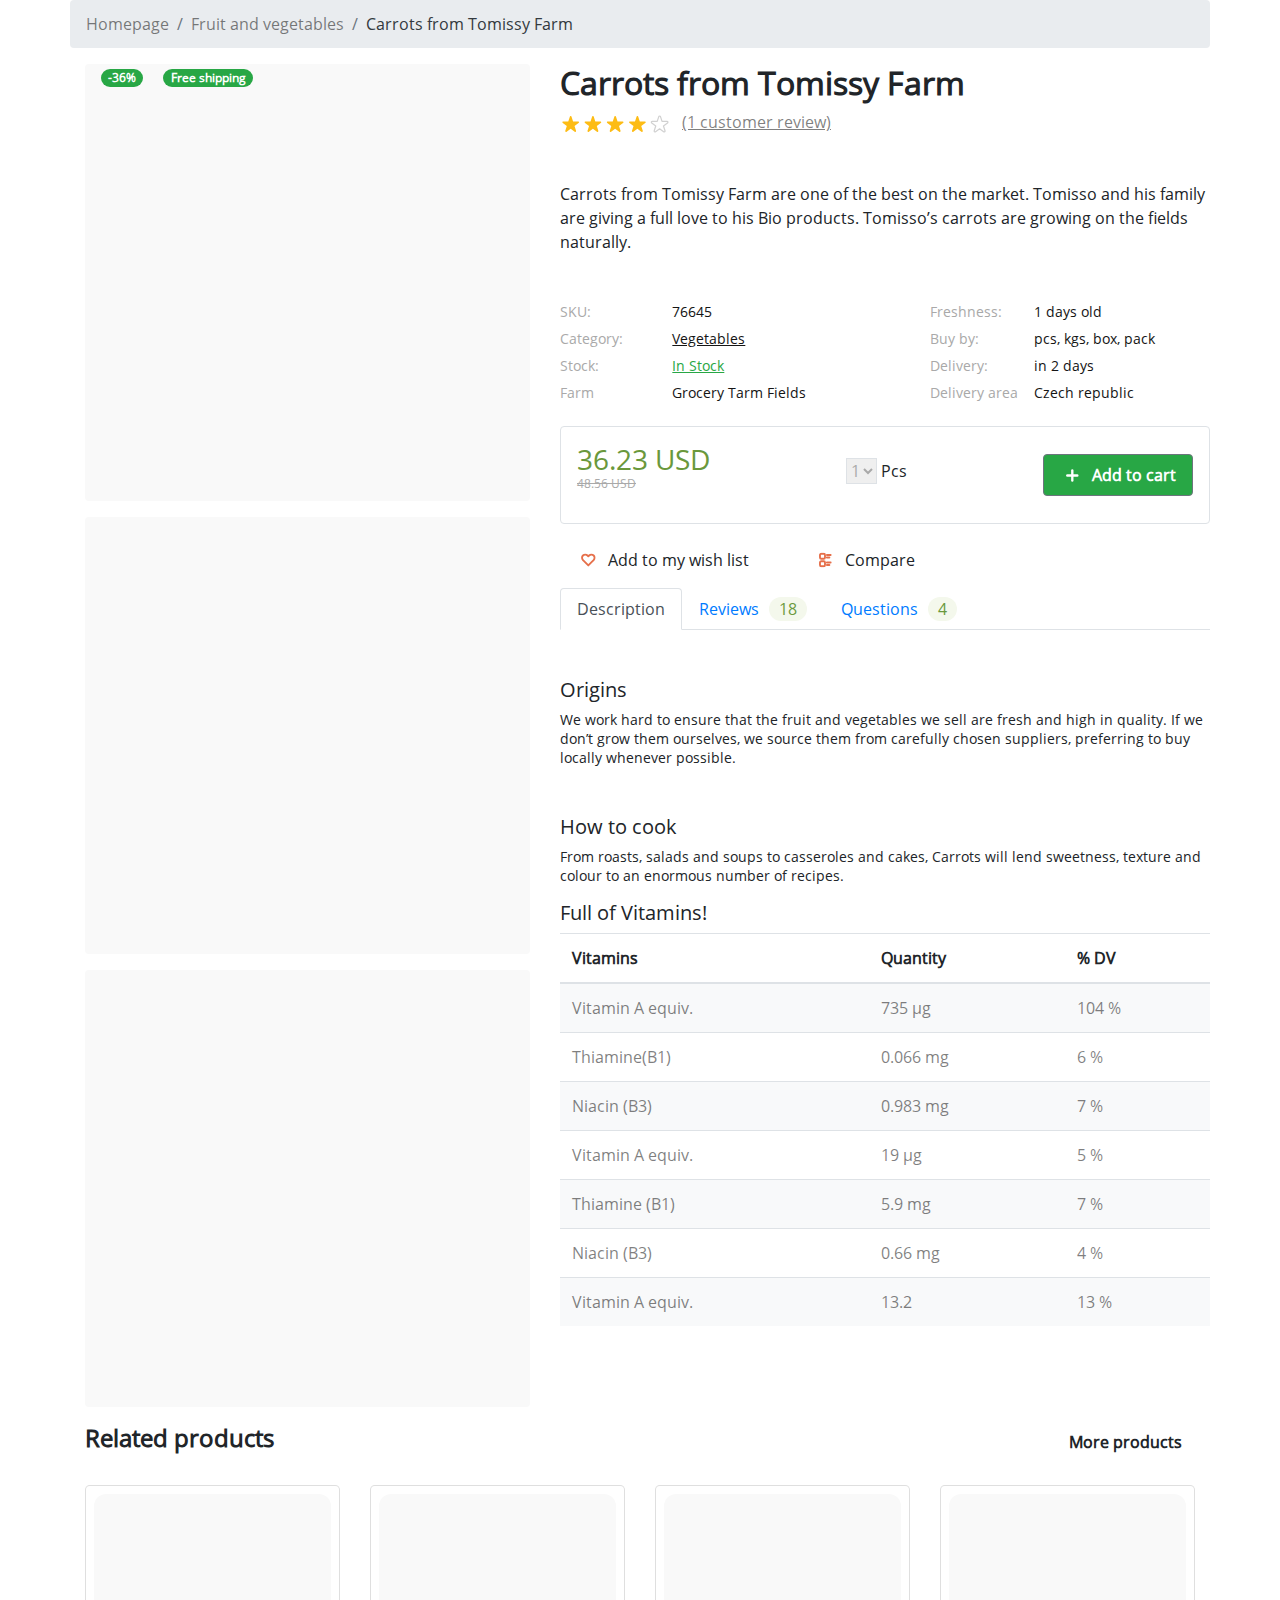
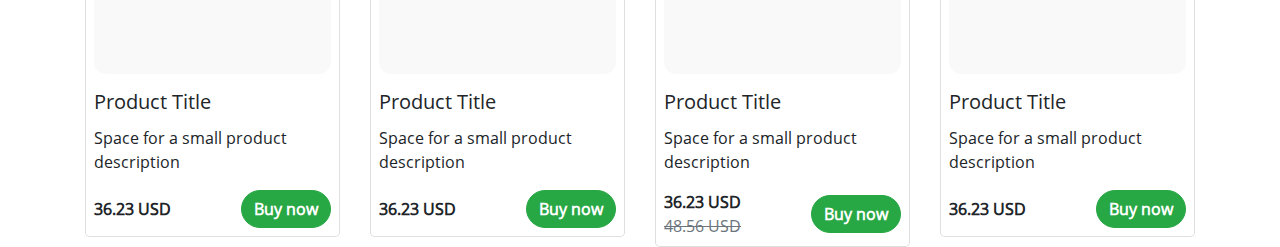
<file: detail.html>
<!doctype html>
<html lang="en">
<head>
  <meta charset="utf-8">
  <meta name="viewport" content="width=device-width, initial-scale=1, shrink-to-fit=no">
  <title>detail</title>
  <link rel="stylesheet" href="css/bootstrap.min.css">
  <link rel="stylesheet" href="css/styles.css">
</head>
<body>

  <nav aria-label="breadcrumb ">
    <ol class="breadcrumb container-xl ">
      <li class="breadcrumb-item"><a class=" text-decoration-none text-black-50" href="index.html">Homepage</a></li>
      <li class="breadcrumb-item"><a class="text-black-50 text-decoration-none" href="catigory.html">Fruit and vegetables</a></li>
      <li class="breadcrumb-item"><a class="text-dark text-decoration-none" href="detail.html">Carrots from Tomissy Farm</a></li>
    </ol>
  </nav>

  <main class="main container-xl">

<section class="hero">

  <div class="hero__box row flex-wrap justify-content-between">

    <section class="hero-left  col-12 col-sm-6 col-lg-6 col-xl-5 ">
      <div class="hero-left__box ">

      <ul class="hero-left__list d-flex flex-column align-items-center list-unstyled row">
        <li class="hero-left__item mb-3 w-100  col-12">
          <div class="hero-left__item-box rounded">
          <span class="badge badge-pill badge-success mx-3">-36%</span>
        <span class="badge badge-pill badge-success">Free shipping</span>
      </div>
        </li>
        <li class="hero-left__item mb-3 w-100 col">
          <div class="hero-left__item-box rounded"> </div>
        </li>
        <li class="hero-left__item w-100 col">
          <div class="hero-left__item-box rounded"> </div>
        </li>
      </ul>

    </div>
  </section>

  <section class="hero-right  col-12 col-sm-6 col-md-6  col-xl-7 pr-0">
    <div class="hero-right__box">

      <section class="hero__info info">

    <div class="info__box">
  <h1 class="h2 font-weight-bold">Carrots from Tomissy Farm</h1>

  <div class="info__rating-box  w-50">

    <img src="img/star-four.svg" alt="four star rating" width="110" height="20" class="hero-right__img ">

    <span class="ml-2 text-nowrap text-black-50">  (1 customer review)</span>
  </div>

    <p class="info__text mt-5 mb-5 h6">
      Carrots from Tomissy Farm are one of the best on the market. Tomisso and his family are giving a full love to his Bio products. Tomisso’s carrots are growing on the fields naturally.
    </p>

    <div class="info__dlist-box row">
      <dl class="info__dlist col-6 row">
        <dt class="info__dtext text-nowrap col-4 pr-0">SKU:</dt>
        <dd class="info__dd col-6 text-nowrap px-0 ml-4 pr-0">76645</dd>
        <dt class="info__dtext text-nowrap col-4 pr-0">Category:</dt>
        <dd class="info__dd col-6 text-nowrap px-0 ml-4 pr-0 info__text-underline">Vegetables</dd>
        <dt class="info__dtext text-nowrap col-4 pr-0">Stock:</dt>
        <dd class="info__dd col-6 text-nowrap px-0 ml-4 pr-0 text-success info__text-underline">In Stock</dd>
        <dt class="info__dtext text-nowrap col-4 pr-0">Farm</dt>
        <dd class="info__dd col-6 text-nowrap px-0 ml-4 pr-0">Grocery Tarm Fields</dd>
      </dl>
      <dl class="info__dlist col-6 row ml-auto">
        <dt class="info__dtext col-4 pr-0">Freshness:</dt>
        <dd class="info__dd col-7 px-0 ml-3 pr-0">1 days old</dd>
        <dt class="info__dtext col-4 pr-0">Buy by:</dt>
        <dd class="info__dd col-7 px-0 ml-3 pr-0">pcs, kgs, box, pack</dd>
        <dt class="info__dtext col-4 pr-0">Delivery:</dt>
        <dd class="info__dd col-7 px-0 ml-3 pr-0">in 2 days</dd>
        <dt class="info__dtext col-4 pr-0">Delivery area</dt>
        <dd class="info__dd col-7 px-0 ml-3 pr-0">Czech republic</dd>
      </dl>
    </div>

    <div class="info__price border rounded p-3 d-flex justify-content-between align-items-center flex-lg-nowrap flex-wrap">
      <div class="info__price-sale h3 d-flex flex-column">36.23 USD <span class="h6">48.56 USD</span></div>

      <div class="info__form mt-3 mt-lg-0">
        <form class="header-main__form" action="https://echo.htmlacademy.ru" method="GET">
        <label for="info-select">
        <select class="info__select border" id="info-select">
          <option>1</option>
          <option>2</option>
          <option>3</option>
          <option>4</option>
          <option>5</option>
        </select>
        <span>Pcs</span>
      </label>
      </form>
    </div>

      <button class="info__price-button btn pl-5  pr-3 py-2 bg-success text-white font-weight-bold border-secondary rounded mt-3 mt-lg-0">Add to cart</button>

    </div>

    <div class="info__compare">
      <ul class="info__compare-list list-unstyled d-flex mt-4 flex-wrap flex-lg-nowrap">
        <li class="info__compare-item mr-5 "><span class="pl-5 text-nowrap">Add to my wish list</span></li>
        <li class="info__compare-item"><span class="info__compare-span pl-5 text-nowrap">Compare</span></li>
      </ul>
    </div>

      </div>

      </section>

      <section class="description vitamins">

        <div class="description__box">

      <nav>
        <div class="nav nav-tabs" id="nav-tab" role="tablist">
          <a class="nav-link active" id="nav-home-tab" data-toggle="tab" href="#nav-home" role="tab" aria-controls="nav-home" aria-selected="true">Description</a>
          <a class="nav-link description__link" id="nav-profile-tab" data-toggle="tab" href="#nav-profile" role="tab" aria-controls="nav-profile" aria-selected="false">Reviews</a>
          <a class="nav-link description__link  description__link-second" id="nav-contact-tab" data-toggle="tab" href="#nav-contact" role="tab" aria-controls="nav-contact" aria-selected="false">Questions</a>
        </div>
      </nav>
      <div class="tab-content" id="nav-tabContent">
        <div class="tab-pane fade show active" id="nav-home" role="tabpanel" aria-labelledby="nav-home-tab">
          <div class="description__list-box">

      <dl class="description__dlist mt-5">
        <dt class=" mb-2 h5">Origins</dt>
          <dd class="description__dd">We work hard to ensure that the fruit and vegetables we sell are fresh and high in quality. If we don’t grow them ourselves, we source them from carefully chosen suppliers, preferring to buy locally whenever possible.
        </dd>
        <dt class=" mt-5 mb-2 h5">How to cook</dt>
          <dd class="description__dd">From roasts, salads and soups to casseroles and cakes, Carrots will lend sweetness, texture and colour to an enormous number of recipes.</dd>
        </dl>

      </div>

    <div class="vitamins__box">

      <h3 class="h5">Full of Vitamins!</h3>

    <table class="table">
      <thead>
        <tr>
          <th scope="col">Vitamins</th>
          <th scope="col">Quantity</th>
          <th scope="col">% DV</th>
        </tr>
      </thead>
      <tbody class="text-black-50">
        <tr class="bg-light">
          <td>Vitamin A equiv.</td>
          <td>735 μg</td>
          <td>104 %</td>
        </tr>
        <tr>
          <td>Thiamine(B1)</td>
          <td>0.066 mg</td>
          <td>6 %</td>
        </tr>
        <tr class="bg-light">
          <td>Niacin (B3)</td>
          <td>0.983 mg</td>
          <td>7 %</td>
        </tr>
        <tr>
          <td>Vitamin A equiv.</td>
          <td>19 μg</td>
          <td>5 %</td>
        </tr>
        <tr class="bg-light">
          <td>Thiamine (B1)</td>
          <td>5.9 mg</td>
          <td>7 %</td>
        </tr>
        <tr>
          <td>Niacin (B3)</td>
          <td>0.66 mg</td>
          <td>4 %</td>
        </tr>
        <tr class="bg-light">
          <td>Vitamin A equiv.</td>
          <td>13.2</td>
          <td>13 %</td>
        </tr>
      </tbody>
    </table>

    </div>

      </div>
      <div class="tab-pane fade pt-5" id="nav-profile" role="tabpanel" aria-labelledby="nav-profile-tab
      ">Lorem ipsum dolor sit amet consectetur adipisicing elit. Voluptatem cumque dolor, a animi impedit laudantium inventore ipsum cupiditate beatae. Eveniet, consequuntur quia in dignissimos modi dolorem autem culpa distinctio, perspiciatis id sunt delectus a nam, quasi itaque sint quis voluptates exercitationem commodi hic neque qui enim beatae. Illo, officia facere?</div>
      <div class="tab-pane fade pt-5" id="nav-contact" role="tabpanel" aria-labelledby="nav-contact-tab ">Lorem ipsum dolor sit amet consectetur adipisicing elit. Earum, perspiciatis voluptatibus sint, incidunt quos maiores saepe cumque adipisci unde beatae in magnam ullam ad eligendi alias, tenetur debitis eius architecto tempore recusandae deserunt vitae. Ab eius, ullam aspernatur enim quo omnis nihil totam neque possimus et quia voluptatem modi exercitationem?</div>
    </div>

  </div>

    </section>

  </div>
</section>

  </div>

  <section class="hero-bottom">
  <div class="hero-bottom__box">
      <div class="d-flex align-items-center justify-content-between">
        <h3 class="h4 font-weight-bolder">Related products</h3>
        <a class="btn font-weight-bolder" href="#">More products</a>
      </div>
      <div class="row align-items-start mt-4">

        <div class="col-sm-6 mb-4 col-md-4 col-lg-3 mb-lg-0">
          <div class="card p-2 rounded-lg">

        <div class="card-body p-0 hero-bottom__img-box">
          <h5 class="card-title mt-3">Product Title</h5>
          <p class="card-text">Space for a small product description</p>
          <div class="col d-flex align-items-center justify-content-between p-0">
            <div>
              <p class="m-0 font-weight-bold">36.23 USD</p>
              <p class="m-0 text-muted d-none"><del>48.56 USD</del></p>
            </div>
            <a href="#" class="btn btn-success rounded-pill font-weight-bolder">Buy now</a>
          </div>
        </div>
      </div>
    </div>

    <div class="col-sm-6 mb-4 col-md-4 col-lg-3 mb-lg-0">
      <div class="card p-2 rounded-lg">

        <div class="card-body p-0 hero-bottom__img-box">
          <h5 class="card-title mt-3">Product Title</h5>
          <p class="card-text">Space for a small product description</p>
          <div class="col d-flex align-items-center justify-content-between p-0">
            <div>
              <p class="m-0 font-weight-bold">36.23 USD</p>
              <p class="m-0 text-muted d-none"><del>48.56 USD</del></p>
            </div>
            <a href="#" class="btn btn-success rounded-pill font-weight-bolder">Buy now</a>
          </div>
        </div>
      </div>
    </div>

    <div class="col-sm-6 mb-4 col-md-4 col-lg-3 mb-lg-0">
      <div class="card p-2 rounded-lg">

        <div class="card-body p-0 hero-bottom__img-box">
          <h5 class="card-title mt-3">Product Title</h5>
          <p class="card-text">Space for a small product description</p>
          <div class="col d-flex align-items-center justify-content-between p-0">
            <div>
              <p class="m-0 font-weight-bold">36.23 USD</p>
              <p class="m-0 text-muted"><del>48.56 USD</del></p>
            </div>
            <a href="#" class="btn btn-success rounded-pill font-weight-bolder">Buy now</a>
          </div>
        </div>
      </div>
    </div>

    <div class="col-sm-6 mb-4 col-md-4 col-lg-3 mb-lg-0">
      <div class="card p-2 rounded-lg">

        <div class="card-body p-0 hero-bottom__img-box">
          <h5 class="card-title mt-3">Product Title</h5>
          <p class="card-text">Space for a small product description</p>
          <div class="col d-flex align-items-center justify-content-between p-0">
            <div>
              <p class="m-0 font-weight-bold">36.23 USD</p>
              <p class="m-0 text-muted d-none"><del>48.56 USD</del></p>
            </div>
            <a href="#" class="btn btn-success rounded-pill font-weight-bolder">Buy now</a>
          </div>
        </div>
      </div>
    </div>
  </div>
    </div>
  </section>

</section>




</main>




  <script src="js/jquery-3.6.0.min.js"></script>
  <script src="js/bootstrap.bundle.min.js"></script>
</body>
</html>
</file>
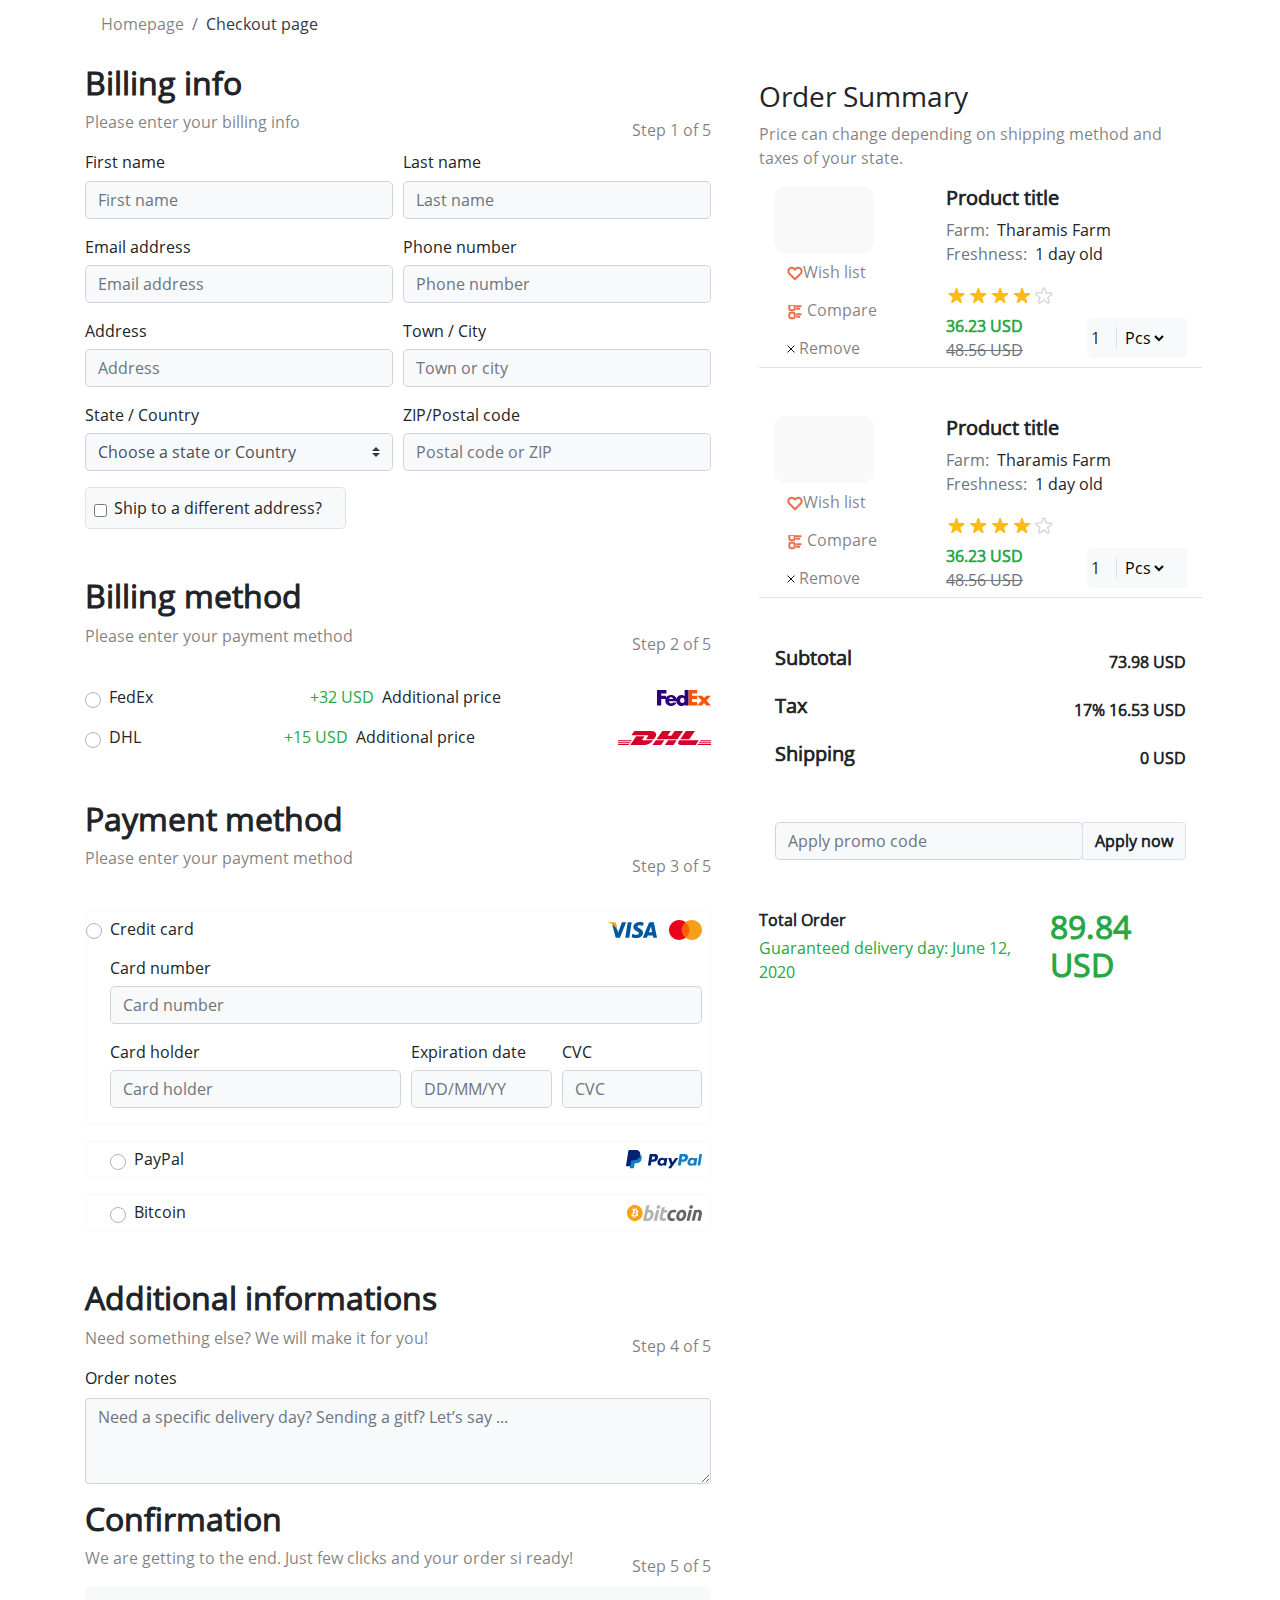
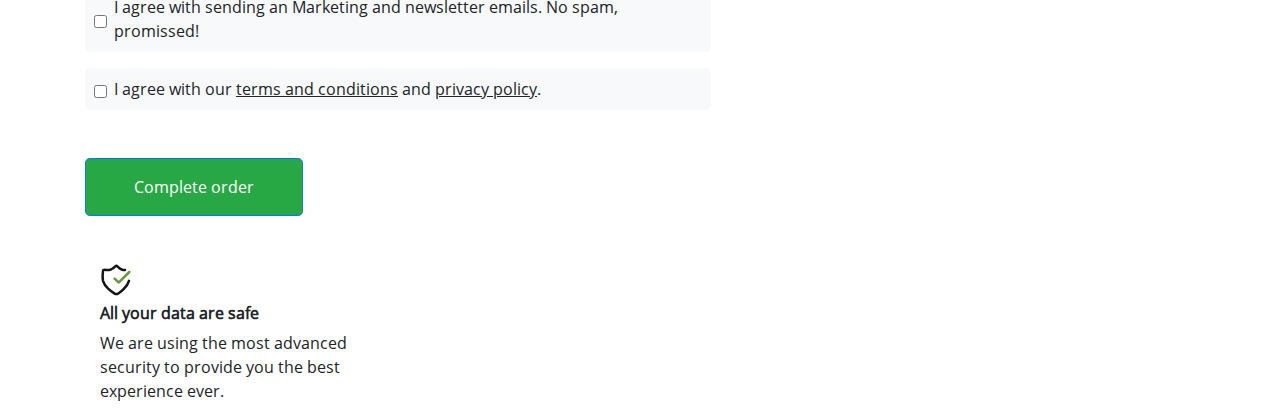
<file: form.html>
<!doctype html>
<html lang="en">
<head>
  <meta charset="utf-8">
  <meta name="viewport" content="width=device-width, initial-scale=1, shrink-to-fit=no">
  <title>Hello, world!</title>
  <link rel="stylesheet" href="css/bootstrap.min.css">
  <link rel="stylesheet" href="css/styles.css">
</head>
<body>

<main class="site-main">
  <div class="container-lg">
    <h2 class="sr-only">About Food products</h2>
    <nav aria-label="breadcrumb" >
      <ol class="breadcrumb bg-white">
        <li class="breadcrumb-item"><a class=" text-decoration-none text-black-50" href="index.html">Homepage</a></li>
        <li class="breadcrumb-item"><a class="text-dark text-decoration-none" href="form.html">Checkout page</a></li>
      </ol>
    </nav>
  </div>


<div class="container-lg">
  <div class="row  justify-content-between">

    <div class="col-md-7 pr-4">
      <h2 class="font-weight-bolder">Billing info</h2>
    <div class="d-flex align-items-center justify-content-between">
      <p class="text-black-50">Please enter your billing info</p>
      <span class="text-black-50">Step 1 of 5</span>
    </div>

  <form action="https://echo.htmlacademy.ru" method="GET">
    <div class="form-row">
      <div class="col-md-6 mb-3">
        <label class="h6" for="validationDefault01">First name</label>
        <input type="text" name="input_naem" class="form-control bg-light rounded-lg" id="validationDefault01" placeholder="First name" required>
      </div>
      <div class="col-md-6 mb-3">
        <label class="h6" for="validationDefault02">Last name</label>
        <input type="text" name="input_lname" class="form-control bg-light rounded-lg" id="validationDefault02" placeholder="Last name" required>
      </div>
    </div>
    <div class="form-row">
      <div class="col-md-6 mb-3">
        <label class="h6" for="validationDefault03">Email address</label>
        <input type="email"  name="input_gmail" class="form-control bg-light rounded-lg" id="validationDefault03" placeholder="Email address" required>
      </div>
      <div class="col-md-6 mb-3">
        <label class="h6" for="validationDefault04">Phone number</label>
        <input type="tel"  name="input_tel" class="form-control bg-light rounded-lg" id="validationDefault04" placeholder="Phone number" required>
      </div>
    </div>
    <div class="form-row">
      <div class="col-md-6 mb-3">
        <label class="h6" for="validationDefault05">Address</label>
        <input type="text"  name="form_adres" class="form-control bg-light rounded-lg" id="validationDefault05" placeholder="Address" required>
      </div>
      <div class="col-md-6 mb-3">
        <label class="h6" for="validationDefault06">Town / City</label>
        <input type="text"  name="input_town" class="form-control bg-light rounded-lg" id="validationDefault06" placeholder="Town or city" required>
      </div>
    </div>
  <div class="form-row">
    <div class="col-md-6 mb-3">
      <label class="h6" for="validationDefault07">State / Country</label>
      <select class="custom-select bg-light rounded-lg" id="validationDefault07" name="country" required>
        <option value selected disabled>Choose a state or Country</option>
        <option value="Uzbekistan">Uzbekistan</option>
        <option value="USA">USA</option>
        <option value="Russia">Russia</option>
        <option value="Englang">Englang</option>
        <option value="France">France</option>
      </select>
    </div>
    <div class="col-md-6 mb-3">
      <label class="h6" for="validationDefault08">ZIP/Postal code</label>
      <input type="text" class="form-control bg-light rounded-lg" id="validationDefault08" placeholder="Postal code or ZIP"  name="control" required>
    </div>
  </div>
  <div class="form-group mb-5 col-md-5 p-2 border rounded-lg bg-light">
    <div class="form-check d-flex align-items-center">
      <input class="form-check-input" name="check_input" type="checkbox" id="invalidCheck2" required>
      <label class="form-check-label" for="invalidCheck2">
        Ship to a different address?
      </label>
    </div>
  </div>

<div class="billing-method">
  <h2 class="font-weight-bolder">Billing method</h2>
  <div class="d-flex align-items-center justify-content-between">
    <p class="text-black-50">Please enter your payment method</p>
    <span class="text-black-50">Step 2 of 5</span>
  </div>
  <div class="custom-control custom-radio mb-3 rounded-lg mt-4">
    <input type="radio" id="customRadio1" name="customRadio" class="custom-control-input">
    <label class="custom-control-label d-flex align-items-center justify-content-between h6" for="customRadio1">FedEx<span><span class="text-success mr-2">+32 USD</span><span>Additional price</span></span><span>
      <svg width="54" height="16" fill="none" xmlns="http://www.w3.org/2000/svg"><path d="M44.962 5.638l2.234 2.38 2.15-2.38h4.592l-4.487 4.88L54 15.438h-4.777l-2.213-2.4-2.192 2.4h-4.613l4.51-4.9-4.51-4.9h4.758z" fill="#F85604"/><path d="M40.208 5.638v3.311H35.1v3.039h5.107v3.45h-8.86V0h8.86v3.441H35.1v2.197h5.107z" fill="#F85604"/><path d="M27.61 0v6.318h-.042c-.828-.92-1.862-1.24-3.06-1.24-2.458 0-4.309 1.617-4.959 3.752-.741-2.353-2.652-3.796-5.486-3.796-2.301 0-4.118 1-5.066 2.627V5.638H4.24V3.44h5.19V0H0v15.438h4.24V8.95h4.226a5.96 5.96 0 00-.193 1.526c0 3.22 2.544 5.48 5.79 5.48 2.73 0 4.53-1.239 5.48-3.498H15.91c-.492.68-.864.88-1.847.88-1.14 0-2.122-.961-2.122-2.1h7.4C19.66 13.793 21.72 16 24.547 16c1.22 0 2.337-.58 3.02-1.56h.04v1h3.738V0h-3.737zM12.06 8.995c.235-.98 1.022-1.621 2.004-1.621 1.08 0 1.827.62 2.023 1.62H12.06zm13.28 4.093c-1.377 0-2.234-1.242-2.234-2.538 0-1.385.745-2.718 2.234-2.718 1.545 0 2.16 1.333 2.16 2.718 0 1.314-.652 2.538-2.16 2.538z" fill="#2B017B"/></svg></span></label>
    </div>
  <div class="custom-control custom-radio mb-3 rounded-lg ">
    <input type="radio" id="customRadio2" name="customRadio" class="custom-control-input">
    <label class="custom-control-label d-flex align-items-center justify-content-between h6" for="customRadio2">DHL<span><span class="text-success mr-2">+15 USD</span><span>Additional price</span></span><span>
      <svg width="93" height="14" fill="none" xmlns="http://www.w3.org/2000/svg"><path d="M29.985 5.205c-.406.586-1.086 1.605-1.5 2.2-.21.302-.59.851.668.851h6.623s1.067-1.546 1.962-2.838C38.955 3.659 37.843 0 33.492 0H16.356l-2.972 4.297h16.194c.818 0 .807.332.407.908zM25.12 9.316c-1.258 0-.878-.55-.668-.853.413-.594 1.105-1.602 1.511-2.188.4-.577.41-.908-.408-.908h-7.406L12.18 14h14.553c4.806 0 7.483-3.48 8.307-4.683h-9.92zM34.587 14h8.537l3.236-4.684h-8.536c-.002 0-3.237 4.684-3.237 4.684zM56.613 0L53.34 4.734h-3.81L52.802 0h-8.535l-5.71 8.256H59.44L65.147 0h-8.534zm-9.68 14h8.535l3.238-4.683h-8.534c-.003 0-3.238 4.683-3.238 4.683zM0 11.164v.995h11.89l.686-.995H0zm13.854-1.848H0v.994h13.166l.688-.994zM0 14h10.616l.683-.99H0V14zm80.472-1.842H93v-.995H81.16l-.688.995zM79.199 14H93v-.99H79.882l-.683.99zm3.236-4.684l-.686.995H93v-.995H82.435zm-11.178-1.06L76.967 0h-9.04c-.003 0-5.713 8.256-5.713 8.256h9.043zm-9.775 1.06s-.624.908-.927 1.345C59.484 12.202 60.431 14 63.93 14h13.706l3.238-4.683h-19.39z" fill="#D50029"/></svg></span></label>
    </div>
  </div>


        <!-- PAYMENT-METHOD -->

  <div class="payment-method mt-5">
    <h2 class="font-weight-bolder">Payment method</h2>
    <div class="d-flex align-items-center justify-content-between">
      <p class="text-black-50">Please enter your payment method</p>
      <span class="text-black-50">Step 3 of 5</span>
    </div>

    <div class="custom-control custom-radio mb-3 mt-4 border border-light rounded-lg ">
      <div class="credit-card-wrapper bg-white pr-2 pt-2">
        <input type="radio" id="customRadio3" name="customRadioPayment" class="custom-control-input payment-method__input">
        <label class="custom-control-label d-flex align-items-center justify-content-between h6" for="customRadio3">Credit card <span>
          <svg width="94" height="20" viewBox="0 0 94 20" fill="none" xmlns="http://www.w3.org/2000/svg">
            <g clip-path="url(#clip0)">
            <path d="M21.233 17.7692H17.2637L19.7464 2.28076H23.7155L21.233 17.7692Z" fill="#00579F"/>
            <path d="M35.6218 2.6594C34.8389 2.34602 33.5971 2 32.0616 2C28.1417 2 25.3814 4.10895 25.3645 7.12412C25.3319 9.3487 27.3408 10.5843 28.8433 11.326C30.379 12.084 30.901 12.5787 30.901 13.2543C30.8854 14.2919 29.6601 14.7702 28.5173 14.7702C26.9325 14.7702 26.0834 14.5236 24.793 13.9464L24.2703 13.6989L23.7148 17.1757C24.6458 17.6036 26.361 17.9834 28.1417 18C32.3067 18 35.0181 15.9237 35.0503 12.7105C35.0661 10.9474 34.0053 9.59639 31.7184 8.49242C30.3301 7.78374 29.4799 7.30589 29.4799 6.58079C29.4962 5.9216 30.199 5.24643 31.7662 5.24643C33.0566 5.21336 34.0047 5.52631 34.7229 5.83948L35.082 6.00394L35.6218 2.6594Z" fill="#00579F"/>
            <path d="M40.899 12.2822C41.2259 11.3924 42.4838 7.94865 42.4838 7.94865C42.4673 7.98172 42.81 7.04244 43.006 6.46582L43.2834 7.80039C43.2834 7.80039 44.0351 11.5078 44.1983 12.2822C43.578 12.2822 41.683 12.2822 40.899 12.2822ZM45.7987 2.28076H42.7284C41.7816 2.28076 41.0623 2.56064 40.6538 3.56584L34.7578 17.769H38.9227C38.9227 17.769 39.6084 15.8573 39.7558 15.4456C40.2127 15.4456 44.2643 15.4456 44.8521 15.4456C44.9661 15.9894 45.3257 17.769 45.3257 17.769H49.0009L45.7987 2.28076Z" fill="#00579F"/>
            <path d="M13.9484 2.28076L10.0611 12.8424L9.63632 10.7004C8.91764 8.22875 6.66371 5.5434 4.14844 4.20816L7.70906 17.7528H11.9065L18.1457 2.28076H13.9484Z" fill="#00579F"/>
            <path d="M6.45162 2.28076H0.0653342L0 2.59371C4.9817 3.87901 8.28099 6.97718 9.63651 10.701L8.24821 3.58271C8.01965 2.59349 7.31725 2.31339 6.45162 2.28076Z" fill="#F4A622"/>
            </g>
            <path d="M81.9616 2.13892H73.0391V17.8611H81.9616V2.13892Z" fill="#FF5F00"/>
            <path d="M73.6049 10C73.6049 6.80556 75.1345 3.97222 77.4855 2.13889C75.7576 0.805556 73.5766 0 71.1972 0C65.5604 0 61 4.47222 61 10C61 15.5278 65.5604 20 71.1972 20C73.5766 20 75.7576 19.1944 77.4855 17.8611C75.1345 16.0556 73.6049 13.1944 73.6049 10Z" fill="#EB001B"/>
            <path d="M93.9992 10C93.9992 15.5278 89.4388 20 83.802 20C81.4226 20 79.2415 19.1944 77.5137 17.8611C79.893 16.0278 81.3943 13.1944 81.3943 10C81.3943 6.80556 79.8647 3.97222 77.5137 2.13889C79.2415 0.805556 81.4226 0 83.802 0C89.4388 0 93.9992 4.5 93.9992 10Z" fill="#F79E1B"/>
            <defs>
            <clipPath id="clip0">
            <rect width="49" height="16" fill="white" transform="translate(0 2)"/>
            </clipPath>
            </defs>
            </svg>

          </span>
        </label>

        <div class="mt-3 mb-3">
          <label class="h6" for="validationDefault09">Card number</label>
          <input type="text" name="input_number" class="form-control bg-light rounded-lg" id="validationDefault09" placeholder="Card number" required>
        </div>

        <div class="form-row">
          <div class="col-md-6 mb-3">
            <label class="h6" for="validationDefault10">Card holder</label>
            <input type="text" name="input_card" class="form-control bg-light rounded-lg" id="validationDefault10" placeholder="Card holder" required>
          </div>
          <div class="col-md-3 mb-3">
            <label class="h6" for="validationDefault11">Expiration date</label>
            <input type="text" name="input_date" class="form-control bg-light rounded-lg" id="validationDefault11" placeholder="DD/MM/YY" required>
          </div>
          <div class="col-md-3 mb-3">
            <label class="h6" for="validationDefault12">CVC</label>
            <input type="text" class="form-control bg-light rounded-lg" id="validationDefault12" placeholder="CVC" required>
          </div>
        </div>
      </div>
    </div>
    <div class="custom-control custom-radio mb-3 rounded-lg border border-light py-2 pl-5 pr-2">
      <input type="radio"  id="customRadio4" name="customRadioPayment" class="custom-control-input">
    <label class="custom-control-label d-flex align-items-center justify-content-between h6" for="customRadio4">PayPal <svg width="76" height="19" viewBox="0 0 76 19" fill="none" xmlns="http://www.w3.org/2000/svg">
      <path d="M28.4156 4.09027H24.2102C24.071 4.09018 23.9363 4.13911 23.8304 4.22822C23.7246 4.31734 23.6545 4.44079 23.6328 4.57633L21.9319 15.2048C21.9241 15.2541 21.9272 15.3045 21.9411 15.3526C21.9549 15.4006 21.9792 15.4451 22.0121 15.483C22.0451 15.5209 22.086 15.5513 22.132 15.5721C22.178 15.5929 22.2281 15.6037 22.2788 15.6036H24.2865C24.4258 15.6037 24.5605 15.5547 24.6664 15.4654C24.7723 15.3762 24.8423 15.2526 24.8639 15.1169L25.3226 12.2503C25.3441 12.1147 25.4141 11.9912 25.5198 11.902C25.6256 11.8128 25.7602 11.7637 25.8994 11.7636H27.2307C30.0009 11.7636 31.5997 10.4424 32.0172 7.82421C32.2054 6.67876 32.0252 5.77876 31.481 5.14845C30.8833 4.45633 29.8232 4.09027 28.4156 4.09027ZM28.9008 7.97209C28.6708 9.45936 27.5179 9.45936 26.403 9.45936H25.7684L26.2136 6.68179C26.2267 6.60052 26.2687 6.52652 26.3321 6.47308C26.3956 6.41964 26.4763 6.39027 26.5598 6.39027H26.8507C27.6101 6.39027 28.3265 6.39027 28.6967 6.81694C28.9174 7.07148 28.9851 7.44967 28.9008 7.97209ZM40.9864 7.92421H38.9726C38.8891 7.92421 38.8084 7.95357 38.7449 8.00701C38.6814 8.06046 38.6394 8.13446 38.6264 8.21573L38.5372 8.77088L38.3964 8.56967C37.9604 7.94603 36.9882 7.73754 36.0179 7.73754C33.7925 7.73754 31.8918 9.39876 31.5216 11.7291C31.3291 12.8915 31.6028 14.003 32.2718 14.7782C32.8855 15.4909 33.7636 15.7878 34.8083 15.7878C36.6015 15.7878 37.5958 14.6515 37.5958 14.6515L37.506 15.203C37.498 15.2523 37.5009 15.3027 37.5146 15.3508C37.5283 15.3989 37.5524 15.4435 37.5852 15.4815C37.6181 15.5195 37.6589 15.5501 37.7049 15.5711C37.7509 15.592 37.8009 15.6029 37.8516 15.603H39.6656C39.8049 15.6031 39.9397 15.5541 40.0455 15.4648C40.1514 15.3756 40.2215 15.252 40.243 15.1163L41.3314 8.323C41.3394 8.2738 41.3365 8.22347 41.3229 8.17549C41.3092 8.12752 41.2851 8.08303 41.2523 8.04511C41.2195 8.00719 41.1788 7.97675 41.1329 7.95587C41.087 7.935 41.037 7.9242 40.9864 7.92421ZM38.1793 11.7872C37.985 12.9212 37.0719 13.6824 35.9072 13.6824C35.3224 13.6824 34.8551 13.4975 34.555 13.1472C34.2574 12.7994 34.1442 12.3042 34.2389 11.7527C34.4203 10.6285 35.3489 9.84239 36.4957 9.84239C37.0676 9.84239 37.5324 10.0297 37.8387 10.383C38.1455 10.74 38.2673 11.2381 38.1793 11.7872ZM51.7119 7.92421H49.6882C49.5927 7.92436 49.4988 7.94746 49.4144 7.9915C49.3301 8.03554 49.2579 8.09919 49.2042 8.17694L46.4131 12.2291L45.23 8.33512C45.1937 8.21636 45.1195 8.11227 45.0185 8.03827C44.9175 7.96426 44.795 7.92427 44.6692 7.92421H42.6805C42.6247 7.92406 42.5697 7.93706 42.52 7.96212C42.4703 7.98718 42.4274 8.02357 42.3948 8.06827C42.3623 8.11298 42.3411 8.16469 42.3329 8.21912C42.3247 8.27355 42.3299 8.32911 42.3479 8.38118L44.577 14.8285L42.4813 17.7442C42.4441 17.7959 42.422 17.8567 42.4175 17.92C42.4129 17.9832 42.4262 18.0465 42.4557 18.1028C42.4852 18.1591 42.5299 18.2063 42.5849 18.2393C42.6398 18.2723 42.7029 18.2897 42.7673 18.2897H44.7885C44.8829 18.2898 44.9759 18.2674 45.0595 18.2243C45.1431 18.1812 45.2149 18.1188 45.2687 18.0424L51.9997 8.46663C52.0361 8.41483 52.0575 8.35417 52.0615 8.29123C52.0655 8.22829 52.052 8.16547 52.0223 8.10959C51.9927 8.05371 51.9481 8.00689 51.8933 7.97421C51.8386 7.94153 51.7759 7.92424 51.7119 7.92421Z" fill="#022273"/>
      <path d="M58.4118 4.09027H54.2058C54.0667 4.09032 53.9321 4.13931 53.8264 4.22842C53.7207 4.31752 53.6507 4.44089 53.629 4.57633L51.9281 15.2048C51.9202 15.254 51.9232 15.3044 51.937 15.3524C51.9507 15.4003 51.9748 15.4448 52.0077 15.4827C52.0405 15.5206 52.0813 15.5511 52.1272 15.5719C52.1732 15.5928 52.2231 15.6036 52.2737 15.6036H54.4321C54.5295 15.6035 54.6236 15.5691 54.6975 15.5066C54.7715 15.4442 54.8204 15.3578 54.8355 15.263L55.3182 12.2503C55.3397 12.1147 55.4097 11.9912 55.5154 11.902C55.6212 11.8128 55.7558 11.7637 55.895 11.7636H57.2257C59.9965 11.7636 61.5947 10.4424 62.0128 7.82421C62.2016 6.67875 62.0202 5.77875 61.476 5.14845C60.8789 4.45633 59.8194 4.09027 58.4118 4.09027ZM58.897 7.97208C58.6677 9.45936 57.5147 9.45936 56.3992 9.45936H55.7652L56.2111 6.68178C56.2238 6.60052 56.2657 6.52645 56.3291 6.47298C56.3925 6.4195 56.4732 6.39016 56.5566 6.39027H56.8475C57.6063 6.39027 58.3233 6.39027 58.6935 6.81693C58.9142 7.07148 58.9813 7.44966 58.897 7.97208ZM70.982 7.92421H68.9694C68.8859 7.92398 68.8051 7.95328 68.7417 8.00677C68.6783 8.06026 68.6365 8.1344 68.6238 8.21572L68.5347 8.77087L68.3932 8.56966C67.9572 7.94602 66.9857 7.73754 66.0153 7.73754C63.7899 7.73754 61.8898 9.39875 61.5196 11.7291C61.3278 12.8915 61.6002 14.003 62.2692 14.7781C62.8842 15.4909 63.761 15.7878 64.8058 15.7878C66.5989 15.7878 67.5932 14.6515 67.5932 14.6515L67.5034 15.203C67.4954 15.2524 67.4984 15.3029 67.5121 15.3511C67.5259 15.3993 67.5501 15.4439 67.5831 15.482C67.6161 15.52 67.657 15.5505 67.7032 15.5714C67.7493 15.5923 67.7995 15.6031 67.8503 15.603H69.6636C69.8029 15.6029 69.9375 15.5538 70.0432 15.4646C70.149 15.3754 70.2189 15.2519 70.2404 15.1163L71.3295 8.32299C71.3372 8.27364 71.334 8.22322 71.3201 8.17521C71.3061 8.12719 71.2818 8.08271 71.2488 8.04482C71.2158 8.00694 71.1749 7.97654 71.1288 7.95572C71.0828 7.9349 71.0327 7.92415 70.982 7.92421ZM68.1749 11.7872C67.9818 12.9212 67.0675 13.6824 65.9028 13.6824C65.3192 13.6824 64.8507 13.4975 64.5506 13.1472C64.253 12.7994 64.1411 12.3042 64.2345 11.7527C64.4172 10.6284 65.3444 9.84239 66.4913 9.84239C67.0631 9.84239 67.528 10.0297 67.8343 10.383C68.1423 10.74 68.2641 11.2381 68.1749 11.7872ZM73.3562 4.38178L71.6302 15.2048C71.6222 15.254 71.6253 15.3044 71.639 15.3524C71.6527 15.4003 71.6768 15.4448 71.7097 15.4827C71.7425 15.5206 71.7833 15.5511 71.8293 15.5719C71.8752 15.5928 71.9252 15.6036 71.9757 15.6036H73.7111C73.9994 15.6036 74.2442 15.3975 74.2885 15.1169L75.9906 4.48905C75.9985 4.43979 75.9954 4.38942 75.9817 4.34142C75.968 4.29341 75.9439 4.2489 75.911 4.21095C75.8782 4.173 75.8374 4.14251 75.7915 4.12157C75.7456 4.10064 75.6956 4.08975 75.645 4.08966H73.7018C73.6184 4.08995 73.5378 4.11951 73.4745 4.17304C73.4112 4.22656 73.3692 4.30056 73.3562 4.38178Z" fill="#167FC4"/>
      <path d="M4.46792 17.6691L4.78952 15.6558L4.07314 15.6394H0.652344L3.02962 0.783032C3.0367 0.737639 3.06009 0.696265 3.09553 0.66645C3.13098 0.636635 3.17611 0.620366 3.22271 0.620608H8.99065C10.9055 0.620608 12.227 1.01334 12.9169 1.78849C13.2404 2.15212 13.4464 2.53212 13.546 2.95031C13.6505 3.38909 13.6524 3.91334 13.5503 4.55273L13.5429 4.5994V5.00909L13.8663 5.1897C14.1133 5.313 14.3352 5.47978 14.5212 5.68182C14.7979 5.99273 14.9769 6.38788 15.0525 6.85637C15.1306 7.33818 15.1048 7.91152 14.9769 8.56061C14.8293 9.30728 14.5907 9.95758 14.2685 10.4897C13.9842 10.9664 13.602 11.3793 13.1463 11.7018C12.7183 12.0012 12.2098 12.2285 11.6348 12.3739C11.0777 12.517 10.4425 12.5891 9.74577 12.5891H9.29688C8.97589 12.5891 8.66413 12.703 8.41939 12.9073C8.175 13.1137 8.01288 13.3989 7.96189 13.7121L7.92807 13.8933L7.35988 17.4418L7.33406 17.5721C7.32729 17.6133 7.31561 17.6339 7.29839 17.6479C7.28171 17.6613 7.2609 17.6688 7.23936 17.6691H4.46792Z" fill="#022273"/>
      <path d="M14.174 4.64667C14.1567 4.75515 14.1371 4.86606 14.1149 4.98C13.3543 8.82909 10.7519 10.1588 7.4283 10.1588H5.73604C5.32958 10.1588 4.98707 10.4497 4.92373 10.8448L4.05731 16.2606L3.81196 17.7958C3.80218 17.8567 3.80592 17.9189 3.8229 17.9782C3.83988 18.0376 3.8697 18.0926 3.91032 18.1395C3.95093 18.1864 4.00138 18.224 4.05818 18.2498C4.11497 18.2757 4.17677 18.2891 4.23933 18.2891H7.24075C7.59617 18.2891 7.8981 18.0345 7.95405 17.6891L7.98357 17.5388L8.54868 14.0042L8.58496 13.8103C8.6403 13.4636 8.94284 13.2091 9.29827 13.2091H9.74716C12.6551 13.2091 14.9315 12.0455 15.5969 8.67818C15.8748 7.27152 15.7309 6.09697 14.9955 5.27091C14.7624 5.01537 14.484 4.80384 14.174 4.64667Z" fill="#167FC4"/>
      <path d="M13.3764 4.33394C13.1335 4.2647 12.8865 4.21065 12.6367 4.17212C12.1431 4.09736 11.6442 4.06149 11.1449 4.06485H6.62397C6.45192 4.06472 6.2855 4.12526 6.15479 4.23552C6.02408 4.34579 5.9377 4.4985 5.91128 4.66606L4.94955 10.6697L4.92188 10.8449C4.95184 10.6537 5.05021 10.4795 5.1992 10.3537C5.3482 10.2278 5.53797 10.1587 5.73418 10.1588H7.42644C10.7501 10.1588 13.3524 8.82849 14.1131 4.98C14.1358 4.86606 14.1549 4.75516 14.1721 4.64667C13.9714 4.54293 13.7622 4.45596 13.5467 4.38667C13.4902 4.3682 13.4335 4.35062 13.3764 4.33394Z" fill="#022273"/>
      <path d="M5.91178 4.66606C5.93798 4.49845 6.02431 4.34567 6.15508 4.23546C6.28586 4.12525 6.45241 4.06493 6.62447 4.06545H11.1454C11.681 4.06545 12.1809 4.1 12.6372 4.17273C12.9459 4.22055 13.2504 4.29208 13.5478 4.38667C13.7723 4.46 13.9808 4.54667 14.1732 4.64667C14.3995 3.22424 14.1714 2.25576 13.391 1.37879C12.5308 0.413333 10.9781 0 8.99129 0H3.22335C2.81751 0 2.47131 0.290909 2.40858 0.686667L0.00609367 15.6958C-0.00509672 15.7654 -0.000839159 15.8367 0.0185735 15.9046C0.0379862 15.9725 0.0720932 16.0355 0.118548 16.0891C0.165004 16.1428 0.222705 16.1859 0.287682 16.2155C0.35266 16.2451 0.423372 16.2605 0.494955 16.2606H4.05595L4.95005 10.6697L5.91178 4.66606Z" fill="#022273"/>
      </svg>
      </label>
    </div>

  <div class="custom-control custom-radio mb-3 border border-light rounded-lg py-2 pl-5 pr-2">
    <input type="radio" id="customRadio5" name="customRadioPayment" class="custom-control-input">
  <label class="custom-control-label d-flex align-items-center justify-content-between h6" for="customRadio5">Bitcoin <svg width="75" height="16" viewBox="0 0 75 16" fill="none" xmlns="http://www.w3.org/2000/svg">
    <path d="M15.4247 9.93671C14.3788 14.2224 10.1301 16.8306 5.93478 15.7619C1.74114 14.6934 -0.811796 10.3525 0.234533 6.06702C1.27988 1.78083 5.52858 -0.827623 9.72271 0.24086C13.9178 1.30934 16.4705 5.65077 15.4247 9.93671Z" fill="#FCA014"/>
    <path d="M11.2822 6.86114C11.438 5.79666 10.6447 5.22442 9.55998 4.84267L9.91185 3.40069L9.05272 3.18195L8.71014 4.58592C8.48429 4.52843 8.25231 4.47418 8.0218 4.42043L8.36683 3.0072L7.50818 2.78845L7.15606 4.22993C6.96911 4.18643 6.78559 4.14343 6.60745 4.09819L6.60842 4.09368L5.4236 3.79143L5.19505 4.72892C5.19505 4.72892 5.83249 4.87817 5.81903 4.88742C6.16699 4.97617 6.22988 5.21141 6.21936 5.39791L5.81854 7.04064C5.84252 7.04689 5.8736 7.05589 5.90786 7.06989C5.87923 7.06264 5.84864 7.05463 5.81708 7.04689L5.25524 9.3481C5.21267 9.4561 5.10476 9.61809 4.86153 9.5566C4.87009 9.56935 4.23706 9.39735 4.23706 9.39735L3.81055 10.4021L4.92857 10.6868C5.13657 10.7401 5.3404 10.7958 5.54105 10.8483L5.18551 12.3068L6.04366 12.5256L6.39578 11.0826C6.63021 11.1476 6.85778 11.2076 7.08045 11.2641L6.72956 12.7003L7.58869 12.919L7.94424 11.4633C9.40924 11.7466 10.5109 11.6323 10.9746 10.2786C11.3482 9.1886 10.956 8.55987 10.1852 8.14987C10.7465 8.01762 11.1694 7.64038 11.2822 6.86114ZM9.31919 9.67335C9.0537 10.7633 7.25737 10.1741 6.67498 10.0263L7.14676 8.09412C7.72915 8.24261 9.59668 8.53661 9.31919 9.67335ZM9.58493 6.84539C9.34268 7.83687 7.84758 7.33313 7.36258 7.20963L7.79032 5.45717C8.27531 5.58066 9.83722 5.81115 9.58493 6.84539Z" fill="white"/>
    <g opacity="0.5">
    <path d="M22.9469 4.84122C23.5819 4.84122 24.1305 4.95746 24.5915 5.18571C25.0547 5.41621 25.437 5.72671 25.7436 6.1172C26.046 6.50969 26.2711 6.96843 26.4165 7.49418C26.5609 8.02142 26.6333 8.58816 26.6333 9.1949C26.6333 10.1269 26.4662 11.0074 26.1287 11.8374C25.7913 12.6686 25.3334 13.3896 24.7511 14.0046C24.1692 14.6188 23.4821 15.1031 22.6897 15.4608C21.8986 15.8188 21.0385 15.9978 20.115 15.9978C19.9956 15.9978 19.7857 15.9943 19.4891 15.988C19.1925 15.9818 18.8516 15.9505 18.4699 15.8978C18.0857 15.843 17.6795 15.762 17.2506 15.6536C16.8219 15.5471 16.4147 15.3978 16.0312 15.2083L19.46 0.48954L22.5309 0.0032959L21.3033 5.22647C21.5661 5.10547 21.8308 5.01171 22.0951 4.94347C22.3596 4.87622 22.6435 4.84122 22.9469 4.84122ZM20.371 13.5088C20.8334 13.5088 21.2693 13.3926 21.6786 13.1643C22.0892 12.9358 22.4436 12.6273 22.7404 12.2431C23.0372 11.8571 23.2721 11.4224 23.4434 10.9366C23.6147 10.4509 23.7013 9.94414 23.7013 9.4169C23.7013 8.76916 23.5954 8.26392 23.3842 7.89867C23.173 7.53493 22.7822 7.35193 22.2148 7.35193C22.0288 7.35193 21.7892 7.38818 21.4922 7.45293C21.1941 7.52167 20.9274 7.66443 20.6883 7.87917L19.3812 13.4261C19.46 13.4403 19.5297 13.4538 19.5892 13.4666C19.6474 13.4803 19.7118 13.4901 19.7759 13.4968C19.8436 13.5046 19.9212 13.5086 20.0149 13.5086C20.1087 13.5086 20.2259 13.5088 20.371 13.5088Z" fill="#666666"/>
    <path d="M29.818 15.716H26.8848L29.3618 5.06696H32.3151L29.818 15.716ZM31.2453 3.76948C30.8359 3.76948 30.4647 3.64498 30.1353 3.39548C29.8033 3.14748 29.6388 2.76574 29.6388 2.25125C29.6388 1.96825 29.6951 1.70275 29.8067 1.45226C29.92 1.20226 30.068 0.987019 30.2535 0.804022C30.4388 0.622525 30.6534 0.477524 30.8971 0.368276C31.1423 0.260778 31.4031 0.207031 31.6811 0.207031C32.0902 0.207031 32.4595 0.33153 32.7901 0.581026C33.1194 0.831772 33.2851 1.21352 33.2851 1.72526C33.2851 2.00925 33.2291 2.27575 33.1165 2.52574C33.0047 2.77574 32.8566 2.99098 32.6711 3.17398C32.4874 3.35573 32.2708 3.50023 32.0276 3.60847C31.7822 3.71772 31.5223 3.76948 31.2453 3.76948Z" fill="#666666"/>
    <path d="M34.8848 2.41373L37.957 1.92749L37.2026 5.06644H40.4928L39.8987 7.5359H36.6283L35.7572 11.2608C35.6769 11.5713 35.6314 11.8613 35.6187 12.1308C35.6043 12.4016 35.6378 12.6341 35.7171 12.8298C35.7959 13.0261 35.9375 13.1773 36.1431 13.2843C36.3477 13.3931 36.6406 13.4478 37.0247 13.4478C37.3411 13.4478 37.6494 13.4171 37.9475 13.3561C38.2438 13.2961 38.5441 13.2126 38.848 13.1033L39.0667 15.4123C38.6703 15.5608 38.2411 15.6885 37.7786 15.796C37.3154 15.905 36.7671 15.9575 36.1333 15.9575C35.222 15.9575 34.5156 15.8193 34.0122 15.544C33.5096 15.2668 33.1543 14.888 32.9417 14.4086C32.732 13.9308 32.6383 13.3801 32.6644 12.7596C32.6916 12.1376 32.7834 11.4838 32.9417 10.7954L34.8848 2.41373Z" fill="#666666"/>
    </g>
    <path d="M40.3652 11.4636C40.3652 10.5464 40.5106 9.68143 40.801 8.87169C41.091 8.06121 41.5087 7.35246 42.0507 6.74422C42.5908 6.13898 43.2488 5.65949 44.0232 5.30749C44.794 4.9575 45.6571 4.78101 46.6082 4.78101C47.2036 4.78101 47.7353 4.83851 48.2032 4.95376C48.673 5.07 49.098 5.22025 49.4824 5.40875L48.4709 7.75871C48.2066 7.64921 47.9323 7.55271 47.6487 7.46521C47.3648 7.37596 47.0183 7.33297 46.6085 7.33297C45.6294 7.33297 44.8554 7.67771 44.2794 8.36495C43.7056 9.05269 43.4166 9.97842 43.4166 11.1397C43.4166 11.8279 43.562 12.3844 43.8537 12.8101C44.1439 13.2359 44.68 13.4476 45.4584 13.4476C45.8426 13.4476 46.2133 13.4066 46.5683 13.3266C46.9261 13.2456 47.242 13.1436 47.5202 13.0231L47.7392 15.4321C47.3682 15.5791 46.9591 15.7118 46.5103 15.8281C46.0606 15.9403 45.5252 15.9986 44.9044 15.9986C44.0849 15.9986 43.3912 15.8761 42.8237 15.6348C42.256 15.3898 41.7869 15.0646 41.4174 14.6526C41.046 14.2396 40.7793 13.7574 40.6143 13.2039C40.4494 12.6509 40.3652 12.0699 40.3652 11.4636Z" fill="#666666"/>
    <path d="M53.3939 15.9986C52.6938 15.9986 52.0857 15.8896 51.5699 15.6738C51.0556 15.4581 50.6295 15.1553 50.2926 14.7629C49.9552 14.3724 49.7026 13.9096 49.5296 13.3764C49.3566 12.8434 49.2734 12.2531 49.2734 11.6064C49.2734 10.7952 49.4009 9.98417 49.6586 9.17544C49.915 8.36495 50.2955 7.63671 50.7991 6.98947C51.2988 6.34124 51.9152 5.81124 52.641 5.39799C53.366 4.9875 54.1999 4.78101 55.1367 4.78101C55.824 4.78101 56.4289 4.89025 56.9518 5.106C57.4723 5.32124 57.901 5.62649 58.2399 6.01699C58.5752 6.40948 58.8299 6.87023 59.0012 7.40422C59.1737 7.93621 59.2588 8.52795 59.2588 9.17519C59.2588 9.98392 59.1331 10.7949 58.8835 11.6061C58.6336 12.4134 58.2629 13.1434 57.7735 13.7921C57.2851 14.4394 56.6743 14.9691 55.9407 15.3806C55.2081 15.7921 54.3585 15.9986 53.3939 15.9986ZM54.8599 7.33322C54.4251 7.33322 54.0406 7.46221 53.7115 7.71696C53.3812 7.9747 53.1037 8.2987 52.88 8.68945C52.6539 9.08194 52.4863 9.50993 52.373 9.97518C52.2607 10.4414 52.2057 10.8822 52.2057 11.3009C52.2057 11.9766 52.3123 12.5029 52.5221 12.8816C52.7347 13.2584 53.1167 13.4479 53.6719 13.4479C54.1082 13.4479 54.4907 13.3199 54.8217 13.0624C55.1501 12.8066 55.4278 12.4824 55.6532 12.0909C55.8778 11.7004 56.0469 11.2712 56.1602 10.8052C56.2711 10.3404 56.3276 9.89718 56.3276 9.47918C56.3276 8.80519 56.2214 8.2777 56.0097 7.89946C55.7983 7.52271 55.4146 7.33322 54.8599 7.33322Z" fill="#666666"/>
    <path d="M62.4571 15.716H59.5215L61.9986 5.06696H64.9533L62.4571 15.716ZM63.8823 3.76948C63.4731 3.76948 63.1022 3.64498 62.7733 3.39548C62.4429 3.14748 62.277 2.76574 62.277 2.25125C62.277 1.96825 62.334 1.70275 62.4459 1.45226C62.5577 1.20226 62.7067 0.987019 62.8922 0.804022C63.0765 0.622525 63.293 0.477524 63.5362 0.368276C63.78 0.260778 64.0408 0.207031 64.3178 0.207031C64.7279 0.207031 65.0984 0.33153 65.4283 0.581026C65.7584 0.831772 65.925 1.21352 65.925 1.72526C65.925 2.00925 65.8658 2.27575 65.7549 2.52574C65.6441 2.77574 65.4951 2.99098 65.3103 3.17398C65.1243 3.35573 64.9105 3.50023 64.6668 3.60847C64.4211 3.71772 64.1607 3.76948 63.8823 3.76948Z" fill="#666666"/>
    <path d="M67.0672 5.55115C67.2899 5.48465 67.5385 5.40466 67.8089 5.31766C68.0803 5.23066 68.3835 5.14966 68.7221 5.07666C69.0571 5.00141 69.4352 4.94041 69.8509 4.89316C70.2667 4.84492 70.7404 4.82141 71.2667 4.82141C72.8137 4.82141 73.8801 5.28166 74.4689 6.1994C75.0571 7.11713 75.1589 8.37311 74.7772 9.96508L73.4279 15.715H70.4754L71.7831 10.0861C71.8628 9.73459 71.9255 9.39484 71.9717 9.06285C72.0185 8.73385 72.0158 8.44386 71.9612 8.19286C71.9091 7.94487 71.7862 7.74187 71.5956 7.58462C71.4021 7.42987 71.1096 7.35213 70.713 7.35213C70.3305 7.35213 69.9415 7.39413 69.5443 7.47512L67.6217 15.7147H64.668L67.0672 5.55115Z" fill="#666666"/>
    </svg>
    </label>
  </div>
</div>

  <div class="additional-info mt-5">
    <h2 class="font-weight-bolder">Additional informations</h2>
    <div class="d-flex align-items-center justify-content-between">
      <p class="text-black-50">Need something else? We will make it for you!</p>
      <span class="text-black-50">Step 4 of 5</span>
    </div>
    <div class="form-group">
      <label for="exampleFormControlTextarea1">Order notes</label>
      <textarea class="form-control bg-light" id="exampleFormControlTextarea1" rows="3" placeholder="Need a specific delivery day? Sending a gitf? Let’s say ..."></textarea>
    </div>
  </div>

  <div class="confirmation">
    <h2 class="font-weight-bolder">Confirmation</h2>
    <div class="d-flex align-items-center justify-content-between">
      <p class="text-black-50">We are getting to the end. Just few clicks and your order si ready!</p>
      <span class="text-black-50">Step 5 of 5</span>
    </div>

    <div class="form-group mb-5">
      <div class="bg-light p-2 border border-light rounded-lg mb-3">
        <div class="form-check d-flex align-items-center">
          <input class="form-check-input" name="input_checkbox" type="checkbox" id="invalidCheck15" required>
          <label class="form-check-label" for="invalidCheck15">
            I agree with sending an Marketing and newsletter emails. No spam, promissed!
          </label>
        </div>
      </div>

      <div class="bg-light p-2 border border-light rounded-lg mb-3">
        <div class="form-check d-flex align-items-center">
          <input class="form-check-input" name="input_check" type="checkbox" id="invalidCheck16" required>
          <label class="form-check-label" for="invalidCheck16">
            I agree with our <u>terms and conditions</u> and <u>privacy policy</u>.
          </label>
        </div>
      </div>
    </div>
  </div>
  <button class="btn btn-primary bg-success px-3 py-2 px-md-5 py-md-3 rounded-lg" type="submit">Complete order</button>
</form>

        <div class="col-md-6 security-info mt-5">
          <span>
            <svg width="32" height="32" fill="none" xmlns="http://www.w3.org/2000/svg"><path d="M25.053 5.96a9.8 9.8 0 01-2.667-.213 9.947 9.947 0 01-2.92-1.587 19.873 19.873 0 01-2.133-1.747 1.533 1.533 0 00-2.093 0 24.1 24.1 0 01-2.054 1.72 10.36 10.36 0 01-2.933 1.627c-.997.225-2.02.306-3.04.24a22.96 22.96 0 01-2.493-.24 1.52 1.52 0 00-1.734 1.333c-.066.64-.24 2.307-.32 4.16-.112 1.852.005 3.71.347 5.534a17.332 17.332 0 005.133 7.8 42.783 42.783 0 006.16 4.826 3.533 3.533 0 004 0 42.504 42.504 0 005.814-4.893 17.733 17.733 0 004.84-7.68" stroke="#151515" stroke-width="2.5" stroke-linecap="round" stroke-linejoin="round"/><path d="M14.666 14.667l3.813 3.813a.253.253 0 00.374 0L29.333 8" stroke="#6A983C" stroke-width="2.5" stroke-linecap="round" stroke-linejoin="round"/></svg>
          </span>
          <h2 class="h6 mt-2 font-weight-bolder">All your data are safe</h2>
          <p>We are using the most advanced security to provide you the best experience ever.</p>
        </div>
      </div>

      <div class="col-md-5 pl-4 borer rounded-lg py-3 px-2">
        <h2 class="h3">Order Summary</h2>
        <p class="font-weight-light text-black-50 ">Price can change depending on shipping method and taxes of your state.</p>
        <div class="row no-gutters container-lg align-items-start justify-content-between border-bottom">

          <div class="col-4">
            <div class="img__box"></div>
            <button class="btn text-black-50"><svg width="16" height="17" viewBox="0 0 16 17" fill="none" xmlns="http://www.w3.org/2000/svg">
              <path fill-rule="evenodd" clip-rule="evenodd"
              d="M8.87281 3.76001C9.50933 3.12349 10.3726 2.7659 11.2728 2.7659C12.173 2.7659 13.0363 3.12349 13.6728 3.76001C14.3093 4.39653 14.6669 5.25984 14.6669 6.16001C14.6669 7.06019 14.3093 7.92349 13.6728 8.56001L12.7995 9.43334L7.99948 14.2333L3.19948 9.43334L2.32614 8.56001C1.68962 7.92349 1.33203 7.06019 1.33203 6.16001C1.33203 5.25984 1.68962 4.39653 2.32614 3.76001C2.96266 3.12349 3.82597 2.7659 4.72614 2.7659C5.62632 2.7659 6.48962 3.12349 7.12614 3.76001L7.99948 4.63334L8.87281 3.76001Z" stroke="#E6704B" stroke-width="2" stroke-linecap="round" stroke-linejoin="round" />
            </svg>Wish list</button>

    <button class="btn text-black-50"><svg width="16" height="17" viewBox="0 0 16 17" fill="none"
      xmlns="http://www.w3.org/2000/svg"><g clip-path="url(#clip0)">
        <path d="M6.33398 1.83331H3.66732C2.93094 1.83331 2.33398 2.43027 2.33398 3.16665V5.83331C2.33398 6.56969 2.93094 7.16665 3.66732 7.16665H6.33398C7.07036 7.16665 7.66732 6.56969 7.66732 5.83331V3.16665C7.66732 2.43027 7.07036 1.83331 6.33398 1.83331Z" stroke="#E6704B" stroke-width="2" stroke-linecap="round" stroke-linejoin="round" />
        <path d="M6.33398 9.83331H3.66732C2.93094 9.83331 2.33398 10.4303 2.33398 11.1666V13.8333C2.33398 14.5697 2.93094 15.1666 3.66732 15.1666H6.33398C7.07036 15.1666 7.66732 14.5697 7.66732 13.8333V11.1666C7.66732 10.4303 7.07036 9.83331 6.33398 9.83331Z" stroke="#E6704B" stroke-width="2" stroke-linecap="round" stroke-linejoin="round" />
        <path d="M13.668 11.1665H9.66797" stroke="#E6704B" stroke-width="2" stroke-linecap="round"
        stroke-linejoin="round" />
        <path d="M12.3346 13.8333H9.66797" stroke="#E6704B" stroke-width="2" stroke-linecap="round"
        stroke-linejoin="round" />
        <path d="M12.3346 5.83331H9.66797" stroke="#E6704B" stroke-width="2" stroke-linecap="round"
        stroke-linejoin="round" />
        <path d="M13.668 3.16647H9.66797" stroke="#E6704B" stroke-width="2" stroke-linecap="round" stroke-linejoin="round" />
      </g><defs><clipPath><rect width="16" height="16" fill="white" transform="translate(0 0.5)" /></clipPath>
      </defs></svg> Compare</button>

      <button class="btn text-black-50">
        <svg width="8" height="8" fill="none" xmlns="http://www.w3.org/2000/svg"><path d="M7.18 7.18L.82.82M7.18.82L.82 7.18" stroke="#151515" stroke-linecap="round" stroke-linejoin="bevel"/></svg> Remove
      </button>
    </div>

    <div class="col-sm-7 col-md-12 col-lg-7">
      <h5 class="font-weight-bold">Product title</h5>
      <dl>
        <div class="d-flex flex-wrap">
          <dt class="details__name mr-2 text-secondary font-weight-normal">Farm:</dt>
          <dd class="mb-0 font-weight-normal">Tharamis Farm</dd>
        </div>
        <div class="d-flex flex-wrap">
          <dt class="details__name mr-2 text-secondary font-weight-normal">Freshness:</dt>
          <dd class="mb-0 font-weight-normal">1 day old</dd>
        </div>
      </dl>
      <div class="product__rating">
        <img src="./img/star-four.svg" width="108" height="20" alt="star four">
      </div>
      <div class="row mt-2 align-items-center justify-content-between no-gutters flex-wrap">
        <div class="col-5">
          <p class="cart__price-title m-0 text-success font-weight-bold">36.23 USD</p>
          <p class="cart__price-discount m-0 text-muted"><del>48.56 USD</del></p>
        </div>
        <div class="col-5">
          <div class="cart__price-select bg-light rounded-lg border-secondary align-items-center py-2 px-1">
            <span class="cart__price-caption border-right pr-3">1</span>
            <select class="border-0 bg-light" name="products__count">
              <option value="Pcs" selected disabled>Pcs</option>
              <option value="one">1</option>
              <option value="one">5</option>
              <option value="one">10</option>
              <option value="one">15</option>
              <option value="one">30</option>
            </select>
          </div>
        </div>
      </div>
    </div>
  </div>

  <div class="row no-gutters container-lg align-items-start justify-content-between border-bottom mt-5">
    <div class="col-4">
  <div class="img__box"></div>
      <button class="btn text-black-50"><svg width="16" height="17" viewBox="0 0 16 17" fill="none" xmlns="http://www.w3.org/2000/svg">
        <path fill-rule="evenodd" clip-rule="evenodd"
        d="M8.87281 3.76001C9.50933 3.12349 10.3726 2.7659 11.2728 2.7659C12.173 2.7659 13.0363 3.12349 13.6728 3.76001C14.3093 4.39653 14.6669 5.25984 14.6669 6.16001C14.6669 7.06019 14.3093 7.92349 13.6728 8.56001L12.7995 9.43334L7.99948 14.2333L3.19948 9.43334L2.32614 8.56001C1.68962 7.92349 1.33203 7.06019 1.33203 6.16001C1.33203 5.25984 1.68962 4.39653 2.32614 3.76001C2.96266 3.12349 3.82597 2.7659 4.72614 2.7659C5.62632 2.7659 6.48962 3.12349 7.12614 3.76001L7.99948 4.63334L8.87281 3.76001Z" stroke="#E6704B" stroke-width="2" stroke-linecap="round" stroke-linejoin="round" />
      </svg>Wish list</button>

    <button class="btn text-black-50"><svg width="16" height="17" viewBox="0 0 16 17" fill="none"
      xmlns="http://www.w3.org/2000/svg"><g clip-path="url(#clip0)">
        <path d="M6.33398 1.83331H3.66732C2.93094 1.83331 2.33398 2.43027 2.33398 3.16665V5.83331C2.33398 6.56969 2.93094 7.16665 3.66732 7.16665H6.33398C7.07036 7.16665 7.66732 6.56969 7.66732 5.83331V3.16665C7.66732 2.43027 7.07036 1.83331 6.33398 1.83331Z" stroke="#E6704B" stroke-width="2" stroke-linecap="round" stroke-linejoin="round" />
        <path d="M6.33398 9.83331H3.66732C2.93094 9.83331 2.33398 10.4303 2.33398 11.1666V13.8333C2.33398 14.5697 2.93094 15.1666 3.66732 15.1666H6.33398C7.07036 15.1666 7.66732 14.5697 7.66732 13.8333V11.1666C7.66732 10.4303 7.07036 9.83331 6.33398 9.83331Z" stroke="#E6704B" stroke-width="2" stroke-linecap="round" stroke-linejoin="round" />
        <path d="M13.668 11.1665H9.66797" stroke="#E6704B" stroke-width="2" stroke-linecap="round"
        stroke-linejoin="round" />
        <path d="M12.3346 13.8333H9.66797" stroke="#E6704B" stroke-width="2" stroke-linecap="round"
        stroke-linejoin="round" />
        <path d="M12.3346 5.83331H9.66797" stroke="#E6704B" stroke-width="2" stroke-linecap="round"
        stroke-linejoin="round" />
        <path d="M13.668 3.16647H9.66797" stroke="#E6704B" stroke-width="2" stroke-linecap="round" stroke-linejoin="round" />
      </g><defs><clipPath><rect width="16" height="16" fill="white" transform="translate(0 0.5)" /></clipPath>
      </defs></svg> Compare</button>

      <button class="btn text-black-50">
        <svg width="8" height="8" fill="none" xmlns="http://www.w3.org/2000/svg"><path d="M7.18 7.18L.82.82M7.18.82L.82 7.18" stroke="#151515" stroke-linecap="round" stroke-linejoin="bevel"/></svg> Remove
      </button>
    </div>

    <div class="col-sm-7 col-md-12 col-lg-7">
      <h5 class="font-weight-bold">Product title</h5>
      <dl>
        <div class="d-flex flex-wrap">
          <dt class="details__name mr-2 text-secondary font-weight-normal">Farm:</dt>
          <dd class="mb-0 font-weight-normal">Tharamis Farm</dd>
        </div>
        <div class="d-flex flex-wrap">
          <dt class="details__name mr-2 text-secondary font-weight-normal">Freshness:</dt>
          <dd class="mb-0 font-weight-normal">1 day old</dd>
        </div>
      </dl>
      <div class="product__rating">
        <img src="./img/star-four.svg" width="108" height="20" alt="Star four">
      </div>
      <div class="row mt-2 align-items-center justify-content-between no-gutters">
        <div class="col-5">
          <p class="cart__price-title m-0 text-success font-weight-bold">36.23 USD</p>
          <p class="cart__price-discount m-0 text-muted"><del>48.56 USD</del></p>
        </div>
        <div class="col-5">
          <div class="cart__price-select bg-light rounded-lg border-secondary align-items-center py-2 px-1">
            <span class="cart__price-caption border-right pr-3">1</span>
            <select class="border-0 bg-light" name="products__count">
              <option value="Pcs" selected disabled>Pcs</option>
              <option value="one">1</option>
              <option value="one">5</option>
              <option value="one">10</option>
              <option value="one">15</option>
              <option value="one">30</option>
            </select>
          </div>
        </div>
      </div>
    </div>
  </div>

  <div class="d-flex align-items-center justify-content-between my-3 mt-lg-5 px-3">
    <p class="h5 font-weight-bold">Subtotal</p>
    <span class="font-weight-bold">73.98 USD</span>
  </div>
  <div class="d-flex align-items-center justify-content-between mt-3 px-3">
    <p class="h5 font-weight-bold">Tax</p>
    <span class="font-weight-bold">17% 16.53 USD</span>
  </div>
  <div class="d-flex align-items-center justify-content-between my-3 mb-lg-5 px-3">
    <p class="h5 font-weight-bold">Shipping</p>
    <span class="font-weight-bold">0 USD</span>
  </div>

  <form action="https://echo.htmlacademy.ru">
    <div class="input-group mb-3 px-3 d-flex">
      <input type="text" class="form-control bg-light rounded-lg" name="promocode" placeholder="Apply promo code" aria-label="Apply promo code" required>
      <div class="input-group-append">
        <button class="btn font-weight-bold bg-light border" type="submit">Apply now</button>
      </div>
    </div>
  </form>

  <div class="d-flex justify-content-between align-items-center mt-2 mt-lg-5">
    <div class="">
      <p class="mb-1 font-weight-bold">Total Order</p>
      <time class="text-success" datetime="2020-06-12">Guaranteed delivery day:  June 12, 2020</time>
    </div>
    <div class="">
      <span class="text-success font-weight-bold h2">89.84 USD</span>
    </div>
  </div>
</div>
</div>

</div>
</main>
  <script src="js/jquery-3.6.0.min.js"></script>
  <script src="js/bootstrap.bundle.min.js"></script>
</body>
</html>
</file>
<file: css/styles.css>
:root {
  --color-green:#6a983c;
  --color-black:#151515;
  --color-dark:#575757;
  --color-gray:#a9a9a9;
  --color-bg-light-gray:#f5f5f5;
  --color-bg-dark-gray:#f9f9f9;
  --color-border-dark-green:#46760a;
  --open-sans: "Open Sans", "Arial", serif;
  --poppins: "Poppins","Arial", sans-serif;
}

/* FONTS */
@font-face {
  font-family: "Open Sans";
  src: url("../fonts/fonts/OpenSans-Regular.woff2") format("woff2"),
  url("../fonts/fonts/OpenSans-Regular.woff") format("woff");
  font-weight: normal;
  font-style: normal;
  font-display: swap;
}

@font-face {
  font-family: "Poppins";
  src: url("../fonts/fonts/Poppins-Medium.woff2") format("woff2"),
  url("../fonts/fonts/Poppins-Medium.woff") format("woff");
  font-weight: 500;
  font-style: normal;
  font-display: swap;
}

@font-face {
  font-family: "Poppins";
  src: url("../fonts/fonts/Poppins-Bold.woff2") format("woff2"),
  url("../fonts/fonts/Poppins-Bold.woff") format("woff");
  font-weight: 700;
  font-style: normal;
  font-display: swap;
}

@font-face {
  font-family: "Poppins";
  src: url("../fonts/fonts/Poppins-SemiBold.woff2") format("woff2"),
  url("../fonts/fonts/Poppins-SemiBold.woff") format("woff");
  font-weight: 600;
  font-style: normal;
  font-display: swap;
}

html {
  box-sizing: border-box;
  height: 100%;
}

*,
*::before,
*::after {
  box-sizing: inherit;
}

body {
  display: flex;
  flex-direction: column;
  height: 100%;
  padding: 0;
  margin: 0;
  font-family: var(--open-sans);
  background-color: #fff;
}

img {
  max-width: 100%;
  height: auto;
}

.visually-hidden {
  position: absolute;
  width: 1px;
  height: 1px;
  margin: -1px;
  border: 0;
  padding: 0;
  clip: rect(0 0 0 0);
  overflow: hidden;
}

.hero-left__item-box {
  height: 437px;
  background-color: var(--color-bg-dark-gray);
}

.info__text {
  line-height: 24px;
}

.info__dtext {
  font-family: var(--open-sans);
  font-weight: normal;
  font-size: 14px;
  line-height: 19px;
  color: var(--color-gray);
}

.info__rating-box span{
  text-decoration: underline;
}

.info__dd {
  font-family: var(--open-sans);
  font-weight: normal;
  font-size: 14px;
  line-height: 19px;
  color: var(--color-black);
}

.info__text-underline {
  text-decoration: underline;
}

.info__price-sale {
  color: var(--color-green);
}

.info__price-sale span {
  color: var(--color-gray);
  text-decoration: line-through;
  font-size: 12px;
}

.info__price-button {
  background-image: url("../img/icon-plus.svg");
  background-repeat: no-repeat;
  background-size: 16px;
  background-position: left 20px center ;
}

.info__select {
  color: var(--color-gray);
}

.info__compare-item span {
  background-image: url("../img/icon-wish.svg");
  background-repeat: no-repeat;
  background-size: 16px;
  background-position: left 20px center;
}

.info__compare-item:nth-child(2) span{
  background-image: url("../img/icon-compare.svg");
}

.description__dd {
  font-family: var(--open-sans);
  font-weight: normal;
  font-size: 14px;
  line-height: 19px;
}

.description__link {
  display: flex;
}

.description__link::after{
  content: "18";
  width: auto;
  height: auto;
  display: block;
  margin-left: 10px;
  padding-left: 10px;
  padding-right: 10px;
  background-color: #F4F8EC;
  border-radius: 12px;
  text-align: center;
  color: var(--color-green);
}

.description__link-second::after {
  content: "4";
}

.hero-bottom__img-box::before {
  content: "";
  width: 100%;
  height: 180px;
  display: block;
  border-radius: 12px;
  background-color: var(--color-bg-dark-gray);
}

.img__box {
  width: 100px;
  height: 67px;
  background-color: var(--color-bg-dark-gray);
  border-radius: 12px;
}
</file>
